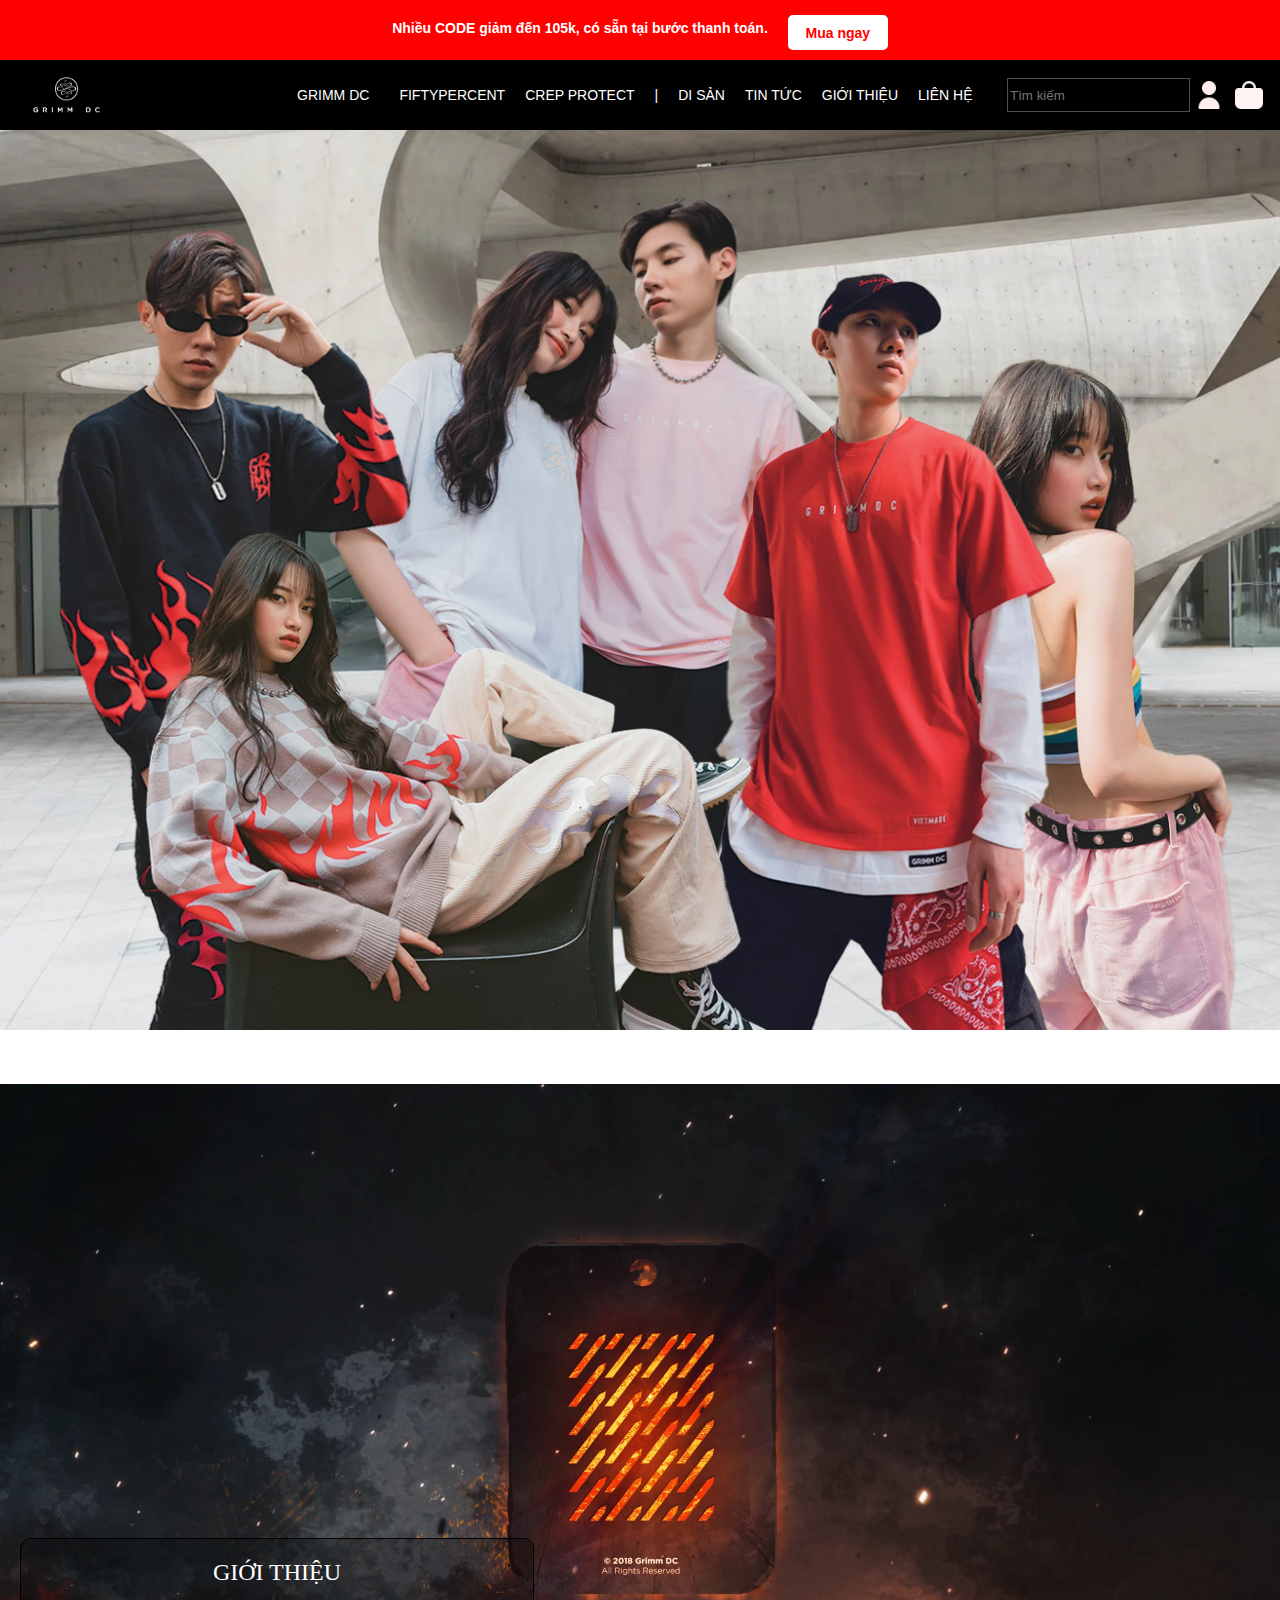
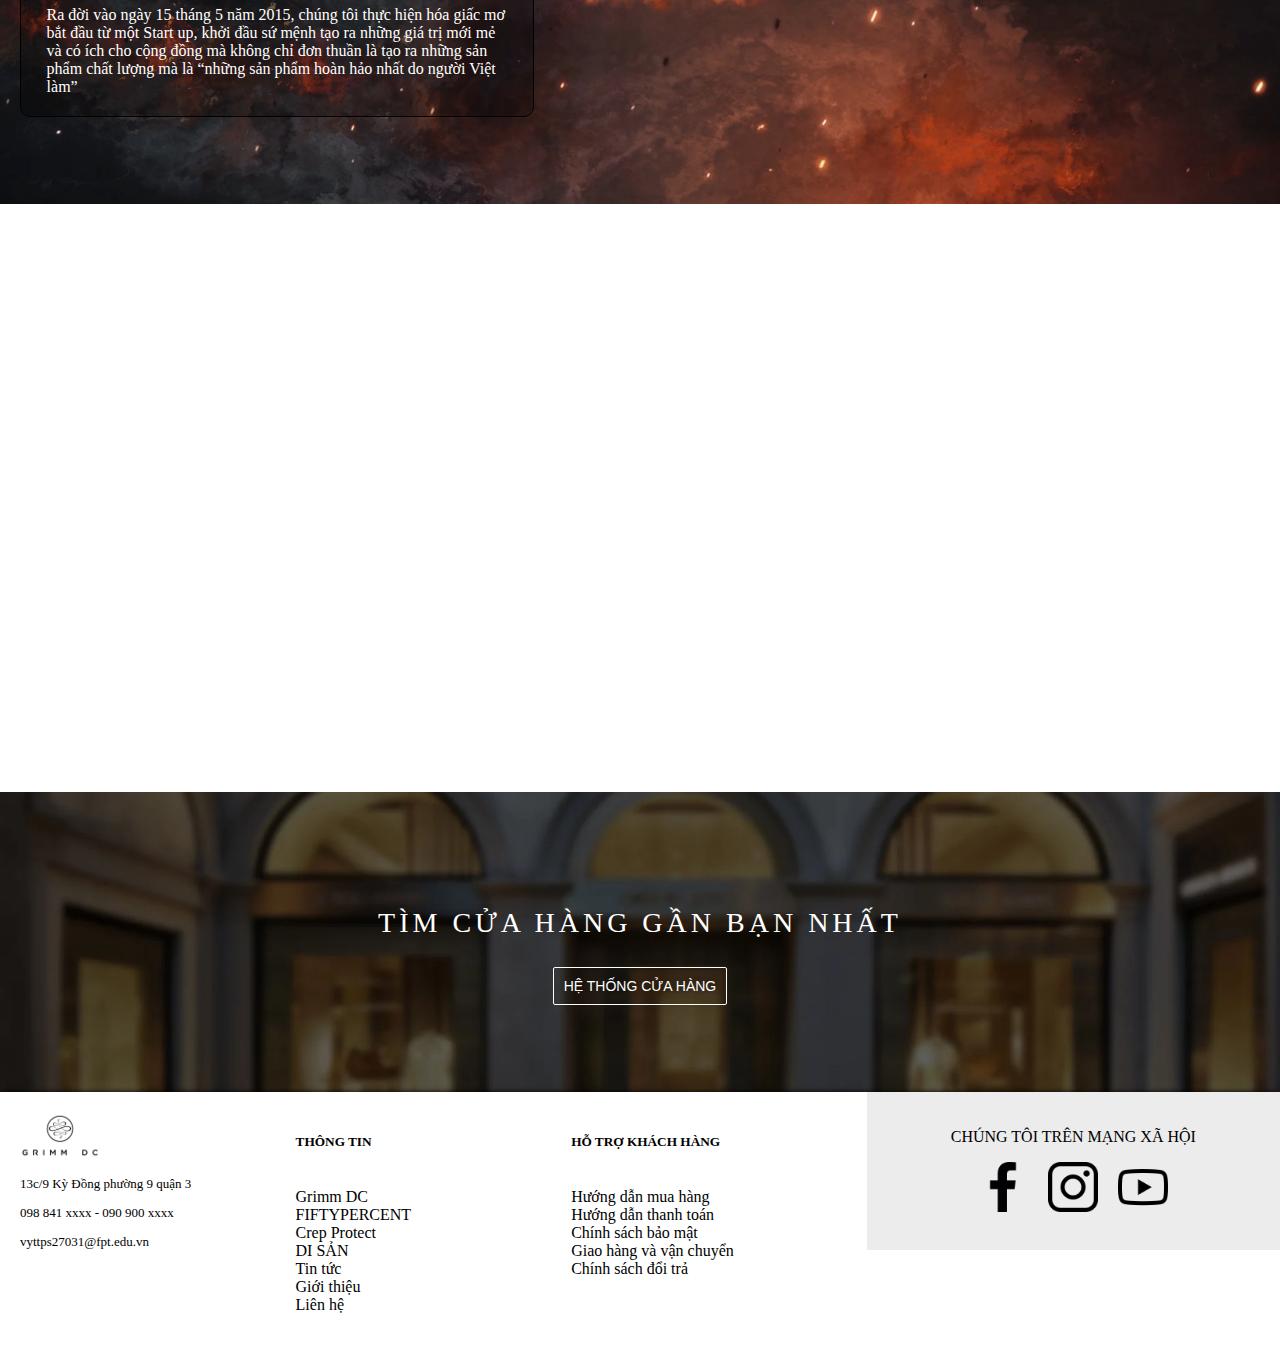
<file: index.html>
<!DOCTYPE html>
<html lang="en">
<head>
    <meta charset="UTF-8">
    <meta http-equiv="X-UA-Compatible" content="IE=edge">
    <meta name="viewport" content="width=device-width, initial-scale=1.0">
    <title>Trang chủ</title>
    <link rel="stylesheet" href="./css/Trang-chu.css">
</head>
<body >

    <!-- phần header -->
    <header class="header">
        <!-- thông báo khuyến mãi -->
        <div class="thong-bao">
            <p>Nhiều CODE giảm đến 105k, có sẵn tại bước thanh toán.
                <button>Mua ngay</button>
            </p>
        </div>

        <!-- thanh Menu tùy chọn -->
        <div class="thong-bao-nen-den">
            <div class="logo-tren">
                <!-- <img  src="././images/logo.jpg" alt="" > -->
                <a href="./index.html"> 
                    <img  src="././images/logo.jpg" alt="" >
                </a> 
            </div>
            <div class="ten-nav">
                <div class="nav-1">

                    <!-- hover dropdown -->
                    <div class="drop-down">
                        <a href="./Grimm-DC.html" class="gr">GRIMM DC</a>
                        <div class="hove-r">
                            <a href="./Grimm-DC.html">ÁO</a>
                            <a href="./Grimm-DC.html">QUẦN</a>
                        </div>
                    </div>
                    <!-- // -->

                    <a href="">FIFTYPERCENT</a>
                    <a href="./Crep-Protect.html">CREP PROTECT</a>
                    <a href=""> |</a>
                </div>
                <div class="nav-2">
                    <a href="./Di-san.html">DI SẢN</a>
                    <a href="./Tin-tuc.html">TIN TỨC</a>
                    <a href="">GIỚI THIỆU</a>
                    <!-- nen dung a hay link -->
                    <a href="./Lien-he.html">LIÊN HỆ</a>
                    
                </div>
            </div>
            <div class="goc-trai">
                <input class="tim-kiem" type="text" placeholder="Tìm kiếm" >
                <button class="thong-tin-kh"> </button>
                <button class="gio-hang"> </button>
            </div>
        </div>
        <div class="poster">
            <img src="././images/slideshow_1.jpg" alt="">
        </div>

        <!-- giới thiệu -->
        <div class="gioi-thieu">
            <a href="https://grimmdc.com/pages/about-us">
                <img src="././images/banner_top_img.jpg" alt="">
            </a>
                <div class="van-ban">
                    <h2>GIỚI THIỆU</h2>
                    <p>Ra đời vào ngày 15 tháng 5 năm 2015, chúng tôi thực hiện hóa giấc mơ bắt đầu từ một Start up, khởi đầu sứ mệnh tạo ra những giá trị mới mẻ và có ích cho cộng đồng mà không chỉ đơn thuần là tạo ra những sản phẩm chất lượng mà là “những sản phẩm hoàn hảo nhất do người Việt làm”</p>
                </div>
        </div>
    </header>
    <!-- nội dung -->
    <article>
        <iframe class="vid" width="100%" height="580" src="https://www.youtube.com/embed/VKQU_CeePK4" title="YouTube video player" frameborder="0" allow="accelerometer; autoplay; clipboard-write; encrypted-media; gyroscope; picture-in-picture" allowfullscreen></iframe>
    </article>
    <!-- tìm cửa hàng -->
    <div class="tim-cua-hang">
        <!-- <img src="./home_sm_img (1).jpg" alt=""> -->
        <div class="he-thong-cua-hang">
            <p>TÌM CỬA HÀNG GẦN BẠN NHẤT</p>
            <button>HỆ THỐNG CỬA HÀNG</button>
        </div>
    </div>



    <!-- phần chân -->
    <footer>
        <!-- (60%) -->
        <div class="lua-chon">
            <!-- logo dưới -->
            <div class="dia-chi">
                <div class="logo">
                    <img src="././images/logo-den.jpg" alt="">
                </div>
                <div class="address">
                    <p>13c/9 Kỳ Đồng phường 9 quận 3</p>
                    <p class="ttlh">098 841 xxxx - 090 900 xxxx</p>
                    <p class="ttlh">vyttps27031@fpt.edu.vn</p>
                </div>
            </div>
            <!-- thông tin -->
            <div class="thong-tin">
                <h5>THÔNG TIN</h5>
                <ul>
                    <li>
                        <a href="./Grimm-DC.html">Grimm DC</a> 
                    </li>
                    <li>
                        <a href="#2">FIFTYPERCENT</a> 
                    </li>
                    <li>
                        <a href="./Crep-Protect.html"> Crep Protect</a>
                    </li>
                    <li>
                        <a href="./Di-san.html"> DI SẢN</a>  
                    </li>
                    <li>
                       <a href="./Tin-tuc.html">Tin tức</a> 
                    </li>
                    <li>
                       <a href="#4">Giới thiệu</a>
                    </li>
                    <li>
                        <a href="./Lien-he.html">Liên hệ</a> 
                    </li>
                </ul>
            </div>
            <!-- hỗ trợ khách hàng -->
            <div class="ho-tro-khach-hang">
                <h5>HỖ TRỢ KHÁCH HÀNG</h5>
                <ul>
                    <li>
                        <a href="#1">Hướng dẫn mua hàng</a> 
                    </li>
                    <li>
                        <a href="#2">Hướng dẫn thanh toán</a> 
                    </li>
                    <li>
                        <a href="#3">Chính sách bảo mật</a>
                    </li>
                    <li>
                        <a href="#4">Giao hàng và vận chuyển</a>  
                    </li>
                    <li>
                       <a href="#5">Chính sách đổi trả</a> 
                    </li>
                </ul>
            </div>
        </div>
        <!-- (30%) -->
        <div class="mxh">
            <p>CHÚNG TÔI TRÊN MẠNG XÃ HỘI</p>
            <div class="icon-mxh">
                <a href="https://www.facebook.com/">
                    <img class="fb" src="././images/facebook-app-symbol.png" alt="">
                </a>
                <a href="https://www.instagram.com/">
                    <img class="ins" src="././images/instagram.png" alt="">
                </a>
                <a href="https://www.youtube.com/">
                    <img class="ytb" src="././images/youtube.png" alt="">
                </a>
            </div>
        </div>
    </footer>

</body>
</html>
</file>
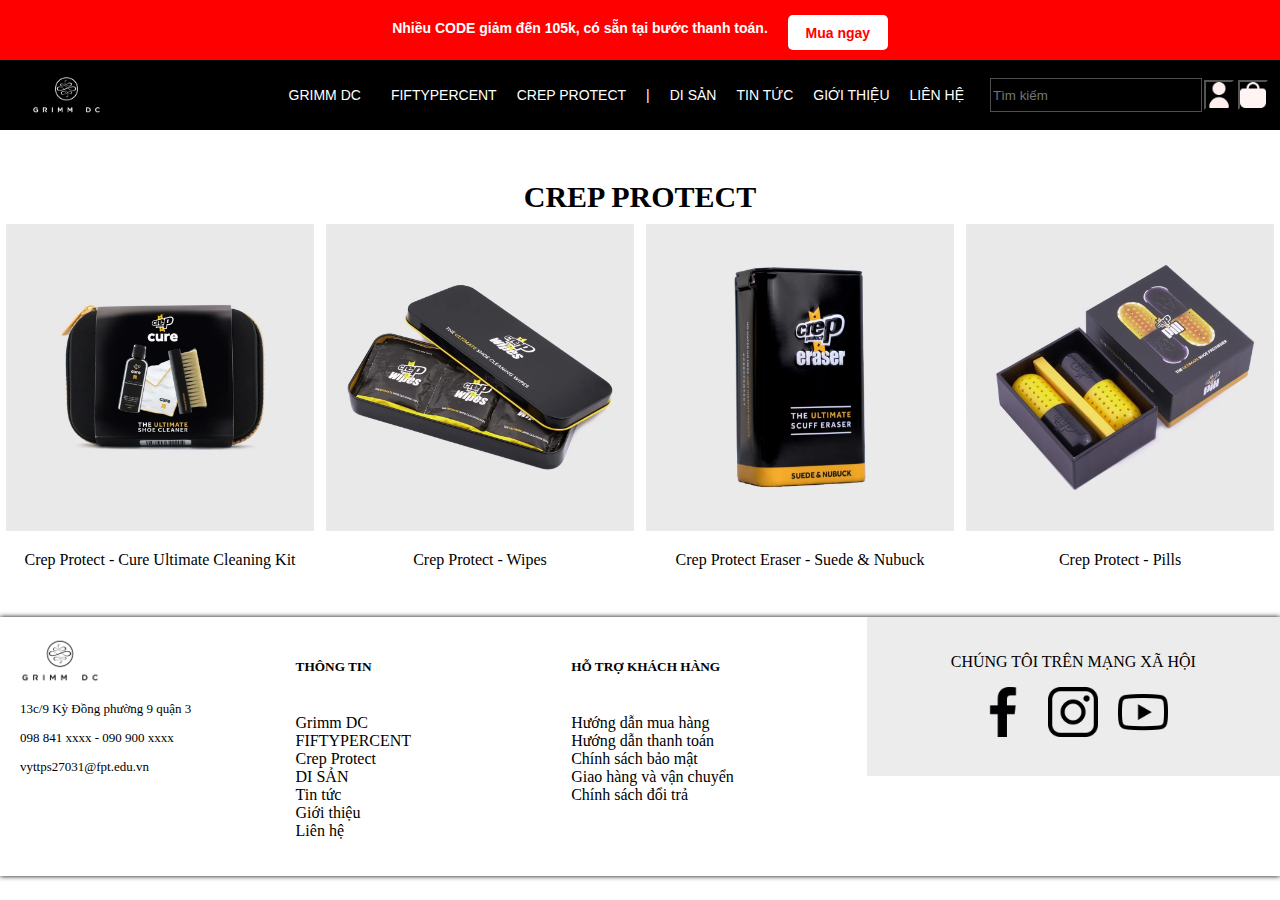
<file: Crep-Protect.html>
<!DOCTYPE html>
<html lang="en">
<head>
    <meta charset="UTF-8">
    <meta http-equiv="X-UA-Compatible" content="IE=edge">
    <meta name="viewport" content="width=device-width, initial-scale=1.0">
    <title>Crep protect</title>
    <link rel="stylesheet" href="./css/Crep-protect.css">
</head>
<body >

    <!-- phần header -->
    <header class="header">
        <!-- thông báo khuyến mãi -->
        <div class="thong-bao">
            <p>Nhiều CODE giảm đến 105k, có sẵn tại bước thanh toán.
                <button>Mua ngay</button>
            </p>
        </div>

        <!-- thanh Menu tùy chọn -->
        <div class="thong-bao-nen-den">
            <div class="logo-tren">
                <a href="./index.html"> 
                    <img  src="././images/logo.jpg" alt="" >
                </a> 
            </div>
            <div class="ten-nav">
                <div class="nav-1">
                    <!-- hover dropdown -->
                    <div class="drop-down">
                        <a href="./Grimm-DC.html" class="gr">GRIMM DC</a>
                        <div class="hove-r">
                            <a href="./Grimm-DC.html">Áo</a>
                            <a href="./Grimm-DC.html">Quần</a>
                        </div>
                    </div>
                    <!-- // -->
                    <a href="">FIFTYPERCENT</a>
                    <a href="./Crep-Protect.html">CREP PROTECT</a>
                    <a href=""> |</a>
                </div>
                <div class="nav-2">
                    <a href="./Di-san.html">DI SẢN</a>
                    <a href="./Tin-tuc.html">TIN TỨC</a>
                    <a href="">GIỚI THIỆU</a>
                    <a href="./Lien-he.html">LIÊN HỆ</a>
                    
                </div>
            </div>
            <div class="goc-trai">
                <input class="tim-kiem" type="text" placeholder="Tìm kiếm">
                <button class="thong-tin-kh"></button>
                <button class="gio-hang"></button>
            </div>
        </div>
    </header>

        <!-- nội dung chính -->
        <article>
            <div class="san-pham">
                CREP PROTECT
            </div>
            <div class="all-sp">
                <div class="sp">
                    <a href="./Thong-tin-crp.html">
                        <img src="images/crp2.jpg" alt="">
                        <p>Crep Protect - Cure Ultimate Cleaning Kit</p>
                    </a>
                </div>
                <div class="sp">
                    <a href="./Thong-tin-crp.html">
                        <img src="images/khan-khu-mui.jpg" alt="">
                        <p>Crep Protect - Wipes</p>
                    </a>
                </div>
                <div class="sp">
                    <a href="./Thong-tin-crp.html">
                        <img src="images/tay.jpg" alt="">
                        <p>Crep Protect Eraser - Suede & Nubuck</p>
                    </a>
                </div>
                <div class="sp">
                    <a href="./Thong-tin-crp.html">
                        <img src="images/khu-mui.jpg" alt="">
                        <p>Crep Protect - Pills</p>
                    </a>
                </div>
            </div>
        </article>



    <!-- phần chân -->
    <footer>
        <!-- (60%) -->
        <div class="lua-chon">
            <!-- logo dưới -->
            <div class="dia-chi">
                <div class="logo">
                    <img src="././images/logo-den.jpg" alt="">
                </div>
                <div class="address">
                    <p>13c/9 Kỳ Đồng phường 9 quận 3</p>
                    <p class="ttlh">098 841 xxxx - 090 900 xxxx</p>
                    <p class="ttlh">vyttps27031@fpt.edu.vn</p>
                </div>
            </div>
            <!-- thông tin -->
            <div class="thong-tin">
                <h5>THÔNG TIN</h5>
                <ul>
                    <li>
                        <a href="./Grimm-DC.html">Grimm DC</a> 
                    </li>
                    <li>
                        <a href="#2">FIFTYPERCENT</a> 
                    </li>
                    <li>
                        <a href="./Crep-Protect.html"> Crep Protect</a>
                    </li>
                    <li>
                        <a href="./Di-san.html"> DI SẢN</a>  
                    </li>
                    <li>
                       <a href="./Tin-tuc.html">Tin tức</a> 
                    </li>
                    <li>
                       <a href="#4">Giới thiệu</a>
                    </li>
                    <li>
                        <a href="./Lien-he.html">Liên hệ</a> 
                    </li>
                </ul>
            </div>
            <!-- hỗ trợ khách hàng -->
            <div class="ho-tro-khach-hang">
                <h5>HỖ TRỢ KHÁCH HÀNG</h5>
                <ul>
                    <li>
                        <a href="#1">Hướng dẫn mua hàng</a> 
                    </li>
                    <li>
                        <a href="#2">Hướng dẫn thanh toán</a> 
                    </li>
                    <li>
                        <a href="#3">Chính sách bảo mật</a>
                    </li>
                    <li>
                        <a href="#4">Giao hàng và vận chuyển</a>  
                    </li>
                    <li>
                       <a href="#5">Chính sách đổi trả</a> 
                    </li>
                </ul>
            </div>
        </div>
        <!-- (30%) -->
        <div class="mxh">
            <p>CHÚNG TÔI TRÊN MẠNG XÃ HỘI</p>
            <div class="icon-mxh">
                <a href="https://www.facebook.com/">
                    <img class="fb" src="././images/facebook-app-symbol.png" alt="">
                </a>
                <a href="https://www.instagram.com/">
                    <img class="ins" src="././images/instagram.png" alt="">
                </a>
                <a href="https://www.youtube.com/">
                    <img class="ytb" src="././images/youtube.png" alt="">
                </a>
            </div>
        </div>
    </footer>

</body>
</html>
</file>
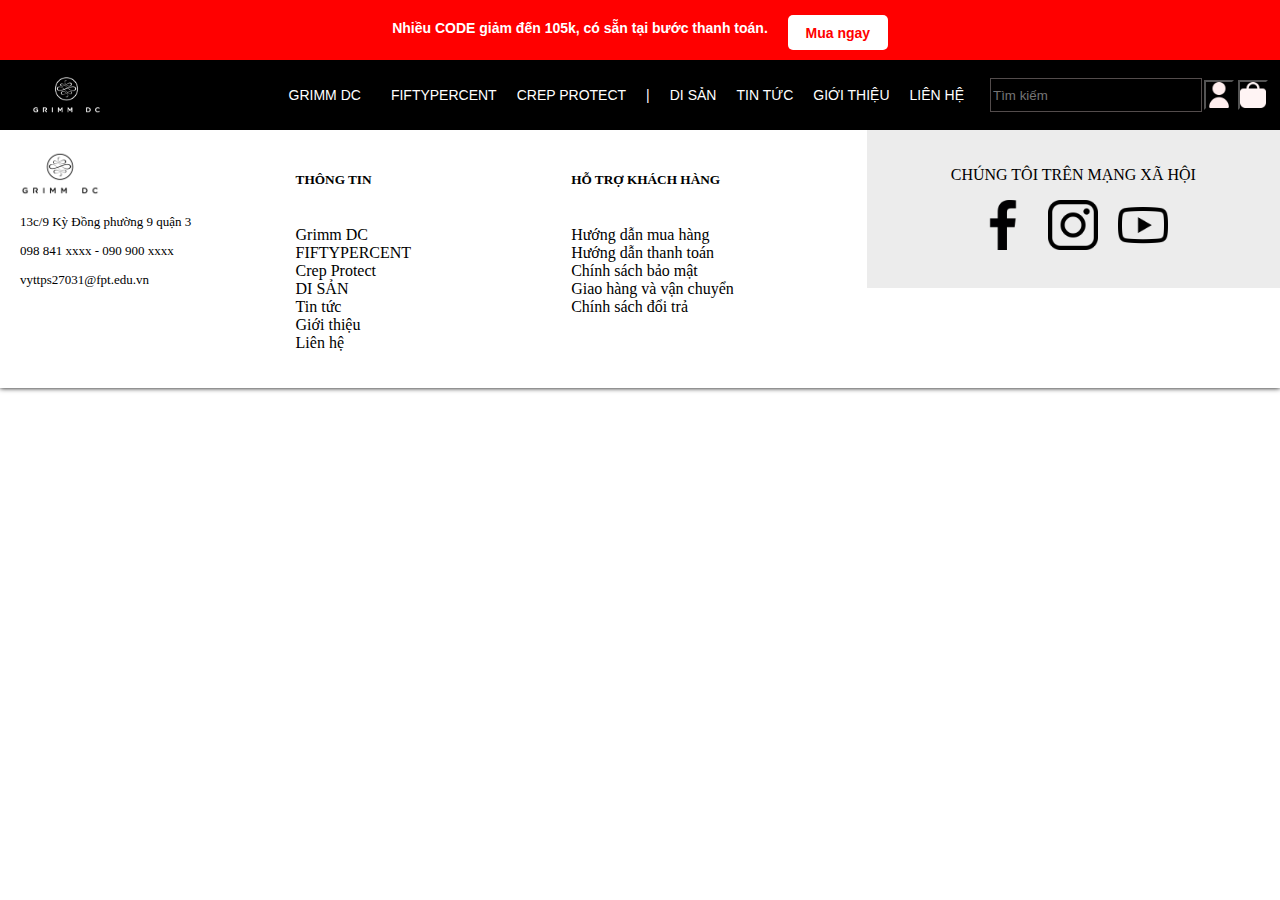
<file: Di-san.html>
<!DOCTYPE html>
<html lang="en">
<head>
    <meta charset="UTF-8">
    <meta http-equiv="X-UA-Compatible" content="IE=edge">
    <meta name="viewport" content="width=device-width, initial-scale=1.0">
    <title>Di sản</title>
    <link rel="stylesheet" href="./css/Di-san.css">
</head>
<body >

    <!-- phần header -->
    <header class="header">
        <!-- thông báo khuyến mãi -->
        <div class="thong-bao">
            <p>Nhiều CODE giảm đến 105k, có sẵn tại bước thanh toán.
                <button>Mua ngay</button>
            </p>
        </div>

        <!-- thanh Menu tùy chọn -->
        <div class="thong-bao-nen-den">
            <div class="logo-tren">
                <a href="./index.html"> 
                    <img  src="././images/logo.jpg" alt="" >
                </a> 
            </div>
            <div class="ten-nav">
                <div class="nav-1">
                    <!-- hover dropdown -->
                    <div class="drop-down">
                        <a href="./Grimm-DC.html" class="gr">GRIMM DC</a>
                        <div class="hove-r">
                            <a href="./Grimm-DC.html">Áo</a>
                            <a href="./Grimm-DC.html">Quần</a>
                        </div>
                    </div>
                    <!-- // -->
                    <a href="">FIFTYPERCENT</a>
                    <a href="./Crep-Protect.html">CREP PROTECT</a>
                    <a href=""> |</a>
                </div>
                <div class="nav-2">
                    <a href="./Di-san.html">DI SẢN</a>
                    <a href="./Tin-tuc.html">TIN TỨC</a>
                    <a href="">GIỚI THIỆU</a>
                    <a href="./Lien-he.html">LIÊN HỆ</a>
                    
                </div>
            </div>
            <div class="goc-trai">
                <input class="tim-kiem" type="text" placeholder="Tìm kiếm">
                <button class="thong-tin-kh"></button>
                <button class="gio-hang"></button>
            </div>
        </div>
    </header>

    



    <!-- phần chân -->
    <footer>
        <!-- (60%) -->
        <div class="lua-chon">
            <!-- logo dưới -->
            <div class="dia-chi">
                <div class="logo">
                    <img src="././images/logo-den.jpg" alt="">
                </div>
                <div class="address">
                    <p>13c/9 Kỳ Đồng phường 9 quận 3</p>
                    <p class="ttlh">098 841 xxxx - 090 900 xxxx</p>
                    <p class="ttlh">vyttps27031@fpt.edu.vn</p>
                </div>
            </div>
            <!-- thông tin -->
            <div class="thong-tin">
                <h5>THÔNG TIN</h5>
                <ul>
                    <li>
                        <a href="./Grimm-DC.html">Grimm DC</a> 
                    </li>
                    <li>
                        <a href="#2">FIFTYPERCENT</a> 
                    </li>
                    <li>
                        <a href="./Crep-Protect.html"> Crep Protect</a>
                    </li>
                    <li>
                        <a href="./Di-san.html"> DI SẢN</a>  
                    </li>
                    <li>
                       <a href="./Tin-tuc.html">Tin tức</a> 
                    </li>
                    <li>
                       <a href="#4">Giới thiệu</a>
                    </li>
                    <li>
                        <a href="./Lien-he.html">Liên hệ</a> 
                    </li>
                </ul>
            </div>
            <!-- hỗ trợ khách hàng -->
            <div class="ho-tro-khach-hang">
                <h5>HỖ TRỢ KHÁCH HÀNG</h5>
                <ul>
                    <li>
                        <a href="#1">Hướng dẫn mua hàng</a> 
                    </li>
                    <li>
                        <a href="#2">Hướng dẫn thanh toán</a> 
                    </li>
                    <li>
                        <a href="#3">Chính sách bảo mật</a>
                    </li>
                    <li>
                        <a href="#4">Giao hàng và vận chuyển</a>  
                    </li>
                    <li>
                       <a href="#5">Chính sách đổi trả</a> 
                    </li>
                </ul>
            </div>
        </div>
        <!-- (30%) -->
        <div class="mxh">
            <p>CHÚNG TÔI TRÊN MẠNG XÃ HỘI</p>
            <div class="icon-mxh">
                <a href="https://www.facebook.com/">
                    <img class="fb" src="././images/facebook-app-symbol.png" alt="">
                </a>
                <a href="https://www.instagram.com/">
                    <img class="ins" src="././images/instagram.png" alt="">
                </a>
                <a href="https://www.youtube.com/">
                    <img class="ytb" src="././images/youtube.png" alt="">
                </a>
            </div>
        </div>
    </footer>

</body>
</html>
</file>
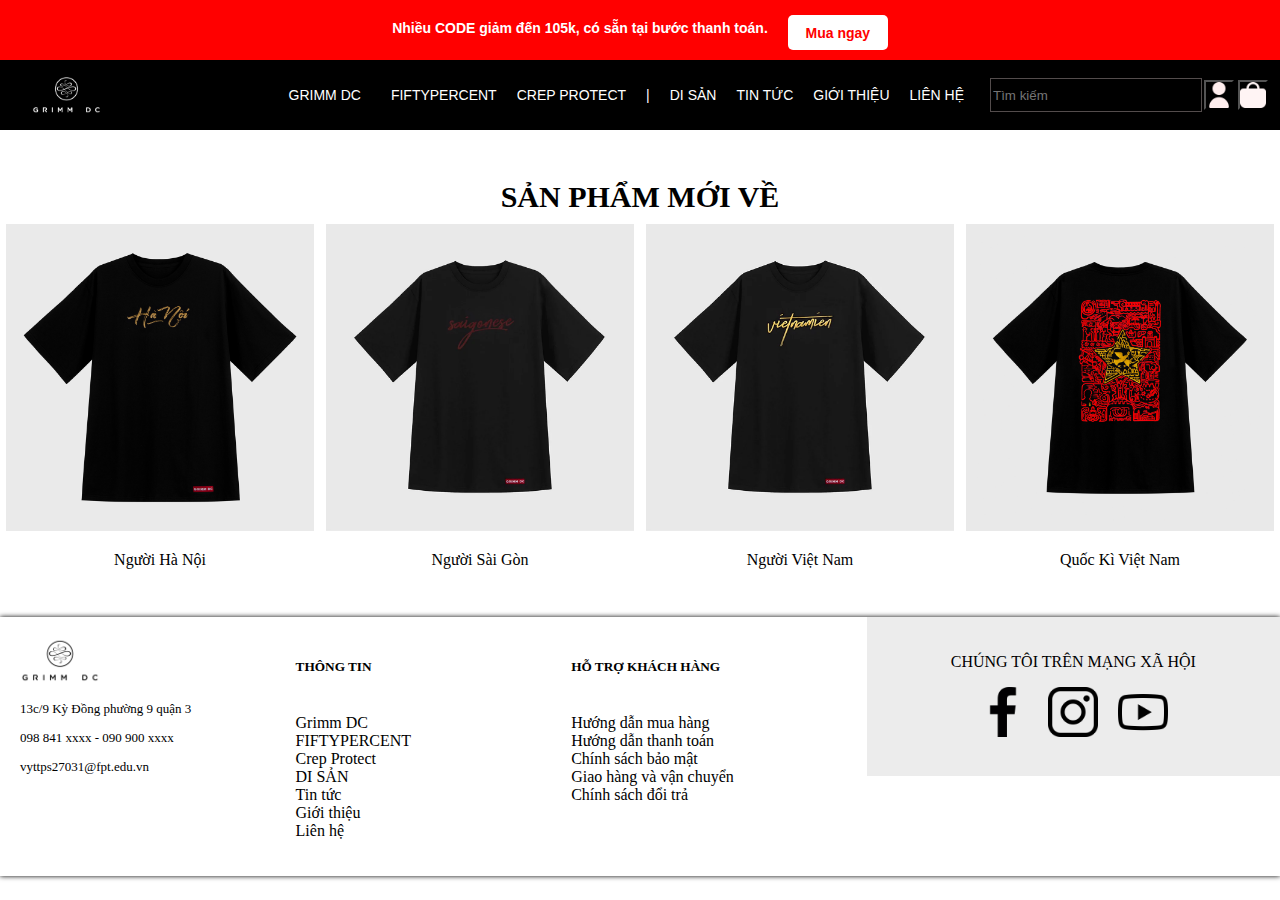
<file: Grimm-DC.html>
<!DOCTYPE html>
<html lang="en">
<head>
    <meta charset="UTF-8">
    <meta http-equiv="X-UA-Compatible" content="IE=edge">
    <meta name="viewport" content="width=device-width, initial-scale=1.0">
    <title>Grimm DC</title>
    <link rel="stylesheet" href="./css/Grimm-DC.css">
</head>
<body >

    <!-- phần header -->
    <header class="header">
        <!-- thông báo khuyến mãi -->
        <div class="thong-bao">
            <p>Nhiều CODE giảm đến 105k, có sẵn tại bước thanh toán.
                <button>Mua ngay</button>
            </p>
        </div>

        <!-- thanh Menu tùy chọn -->
        <div class="thong-bao-nen-den">
            <div class="logo-tren">
                <a href="./index.html"> 
                    <img  src="././images/logo.jpg" alt="" >
                </a> 
            </div>
            <div class="ten-nav">
                <div class="nav-1">

                    <!-- hover dropdown -->
                    <div class="drop-down">
                        <a href="./Grimm-DC.html" class="gr">GRIMM DC</a>
                        <div class="hove-r">
                            <a href="./Grimm-DC.html">Áo</a>
                            <a href="./Grimm-DC.html">Quần</a>
                        </div>
                    </div>
                    <!-- // -->
                    <a href="">FIFTYPERCENT</a>
                    <a href="./Crep-Protect.html">CREP PROTECT</a>
                    <a href=""> |</a>
                </div>
                <div class="nav-2">
                    <a href="./Di-san.html">DI SẢN</a>
                    <a href="./Tin-tuc.html">TIN TỨC</a>
                    <a href="">GIỚI THIỆU</a>
                    <a href="./Lien-he.html">LIÊN HỆ</a>
                    
                </div>
            </div>
            <div class="goc-trai">
                <input class="tim-kiem" type="text" placeholder="Tìm kiếm">
                <button class="thong-tin-kh"></button>
                <button class="gio-hang"></button>
            </div>
        </div>
    </header>

    <!-- nội dung chính -->
    <article>
        <div class="san-pham">
            SẢN PHẨM MỚI VỀ
        </div>
        <div class="all-sp">
            <div class="sp">
                <a href="./Thong-tin-sp.html">
                    <img src="images/hanoi-gold.jpg" alt="">
                    <p>Người Hà Nội</p>
                </a>
            </div>
            <div class="sp">
                <a href="./Thong-tin-sp.html">
                    <img src="images/saigonese-red.jpg" alt="">
                    <p>Người Sài Gòn</p>
                </a>
            </div>
            <div class="sp">
                <a href="./Thong-tin-sp.html">
                    <img src="images/vietnamese.jpg" alt="">
                    <p>Người Việt Nam</p>
                </a>
            </div>
            <div class="sp">
                <a href="./Thong-tin-sp.html">
                    <img src="images/VN.jpg" alt="">
                    <p>Quốc Kì Việt Nam</p>
                </a>
            </div>
        </div>
    </article>
    
    <!-- phần chân -->
    <footer>
        <!-- (60%) -->
        <div class="lua-chon">
            <!-- logo dưới -->
            <div class="dia-chi">
                <div class="logo">
                    <img src="././images/logo-den.jpg" alt="">
                </div>
                <div class="address">
                    <p>13c/9 Kỳ Đồng phường 9 quận 3</p>
                    <p class="ttlh">098 841 xxxx - 090 900 xxxx</p>
                    <p class="ttlh">vyttps27031@fpt.edu.vn</p>
                </div>
            </div>
            <!-- thông tin -->
            <div class="thong-tin">
                <h5>THÔNG TIN</h5>
                <ul>
                    <li>
                        <a href="./Grimm-DC.html">Grimm DC</a> 
                    </li>
                    <li>
                        <a href="#2">FIFTYPERCENT</a> 
                    </li>
                    <li>
                        <a href="./Crep-Protect.html"> Crep Protect</a>
                    </li>
                    <li>
                        <a href="./Di-san.html"> DI SẢN</a>  
                    </li>
                    <li>
                       <a href="./Tin-tuc.html">Tin tức</a> 
                    </li>
                    <li>
                       <a href="#4">Giới thiệu</a>
                    </li>
                    <li>
                        <a href="./Lien-he.html">Liên hệ</a> 
                    </li>
                </ul>
            </div>
            <!-- hỗ trợ khách hàng -->
            <div class="ho-tro-khach-hang">
                <h5>HỖ TRỢ KHÁCH HÀNG</h5>
                <ul>
                    <li>
                        <a href="#1">Hướng dẫn mua hàng</a> 
                    </li>
                    <li>
                        <a href="#2">Hướng dẫn thanh toán</a> 
                    </li>
                    <li>
                        <a href="#3">Chính sách bảo mật</a>
                    </li>
                    <li>
                        <a href="#4">Giao hàng và vận chuyển</a>  
                    </li>
                    <li>
                       <a href="#5">Chính sách đổi trả</a> 
                    </li>
                </ul>
            </div>
        </div>
        <!-- (30%) -->
        <div class="mxh">
            <p>CHÚNG TÔI TRÊN MẠNG XÃ HỘI</p>
            <div class="icon-mxh">
                <a href="https://www.facebook.com/">
                    <img class="fb" src="././images/facebook-app-symbol.png" alt="">
                </a>
                <a href="https://www.instagram.com/">
                    <img class="ins" src="././images/instagram.png" alt="">
                </a>
                <a href="https://www.youtube.com/">
                    <img class="ytb" src="././images/youtube.png" alt="">
                </a>
            </div>
        </div>
    </footer>

</body>
</html>
</file>
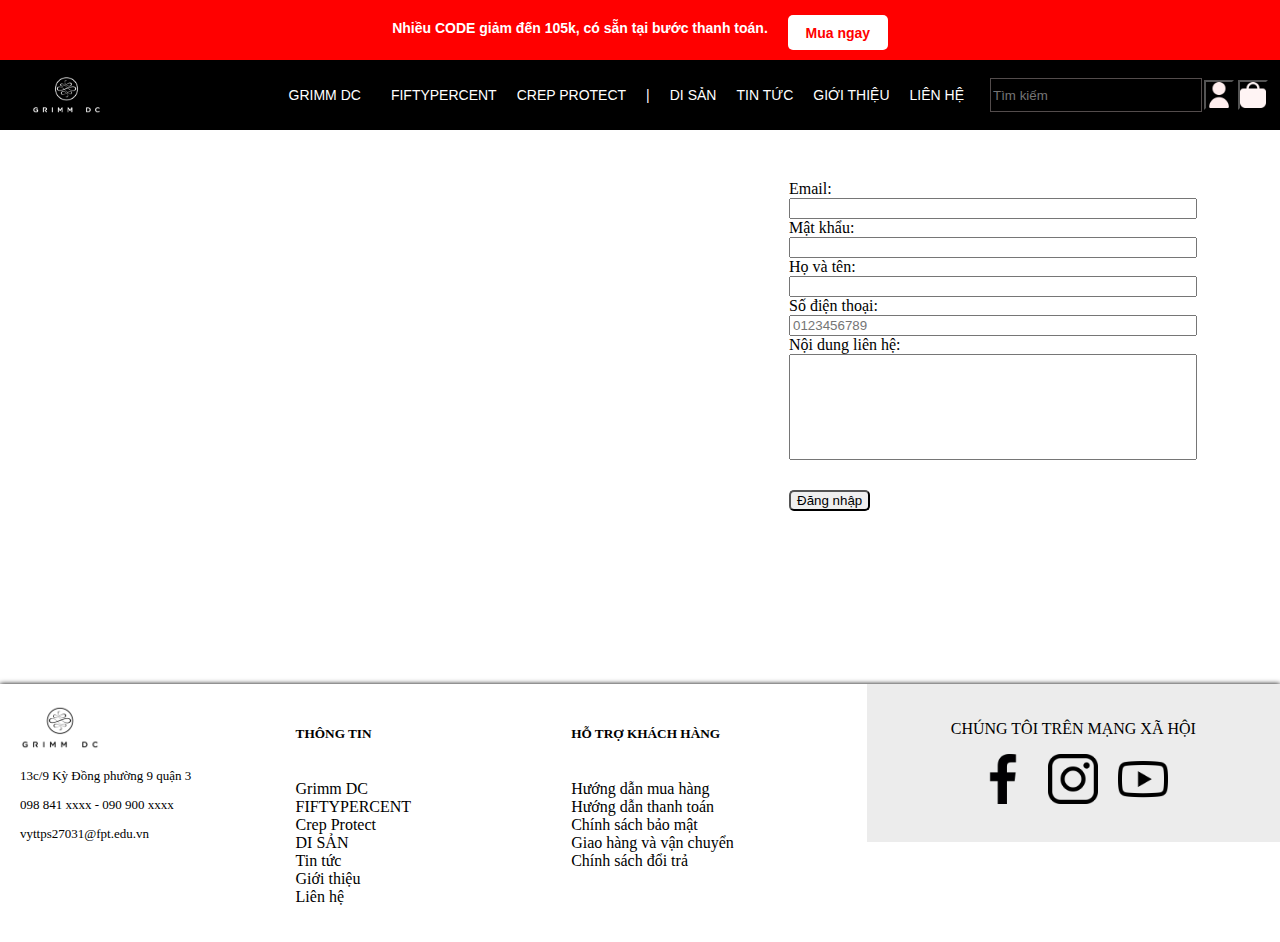
<file: Lien-he.html>
<!DOCTYPE html>
<html lang="en">
<head>
    <meta charset="UTF-8">
    <meta http-equiv="X-UA-Compatible" content="IE=edge">
    <meta name="viewport" content="width=device-width, initial-scale=1.0">
    <title>Liên hệ</title>
    <link rel="stylesheet" href="./css/Lien-he.css">
</head>
<body >

    <!-- phần header -->
    <header class="header">
        <!-- thông báo khuyến mãi -->
        <div class="thong-bao">
            <p>Nhiều CODE giảm đến 105k, có sẵn tại bước thanh toán.
                <button>Mua ngay</button>
            </p>
        </div>

        <!-- thanh Menu tùy chọn -->
        <div class="thong-bao-nen-den">
            <div class="logo-tren">
                <a href="./index.html"> 
                    <img  src="././images/logo.jpg" alt="" >
                </a> 
            </div>
            <div class="ten-nav">
                <div class="nav-1">
                    <!-- hover dropdown -->
                    <div class="drop-down">
                        <a href="./Grimm-DC.html" class="gr">GRIMM DC</a>
                        <div class="hove-r">
                            <a href="./Grimm-DC.html">Áo</a>
                            <a href="./Grimm-DC.html">Quần</a>
                        </div>
                    </div>
                    <!-- // -->
                    <a href="">FIFTYPERCENT</a>
                    <a href="./Crep-Protect.html">CREP PROTECT</a>
                    <a href=""> |</a>
                </div>
                <div class="nav-2">
                    <a href="./Di-san.html">DI SẢN</a>
                    <a href="./Tin-tuc.html">TIN TỨC</a>
                    <a href="">GIỚI THIỆU</a>
                    <a href="./Lien-he.html">LIÊN HỆ</a>
                    
                </div>
            </div>
            <div class="goc-trai">
                <input class="tim-kiem" type="text" placeholder="Tìm kiếm">
                <button class="thong-tin-kh"></button>
                <button class="gio-hang"></button>
            </div>
        </div>
    </header>
    
    <!-- nội dung chính  -->
    <article class="form">
        <div class="map">
            <iframe src="https://www.google.com/maps/embed?pb=!1m14!1m8!1m3!1d15677.46035940568!2d106.6830586!3d10.7833246!3m2!1i1024!2i768!4f13.1!3m3!1m2!1s0x0%3A0x88a3b96b1728964c!2sGrimm%20DC!5e0!3m2!1svi!2s!4v1665111001970!5m2!1svi!2s" width="600" height="450" style="border:0;" allowfullscreen="" loading="lazy" referrerpolicy="no-referrer-when-downgrade"></iframe>
        </div>
        
        <div class="form-g">
            <!-- nhập email -->
            <form action="" class="form-group">
                <div>Email: </div>
            <input type="email" name="user-name" class="form-control" 
            pattern="[a-zA-Z0-9.-_]{1,}@[a-zA-Z.-]{2,}[.]{1}[a-zA-Z]{2,}" required>
            <!-- nhập mật khẩu -->
            <form action="" class="form-group">
                <div>Mật khẩu: </div>
                <input type="password" name="user-name">

                <!-- nhập họ tên -->
            <form action="" class="form-group">
                <div>Họ và tên: </div>
                <input type="text" name="user-name" class="form-control" required>
                <!-- nhập số điện thoại -->
                <form action="" class="form-group">
                    <div>Số điện thoại: </div>
                    <input type="tel" name="user-name" 
                    pattern="[0-9]{10}"
                    required placeholder="0123456789">
                    <!-- nhập nội dung liên hệ -->
                    <form action="" class="form-group">
                        <div>Nội dung liên hệ: </div>
                        <input type="text" name="user-name" id="lien-he" required>
<!-- nút input đăng nhập -->
        <div class="form-group">
            <input class="submit" type="submit" value="Đăng nhập">
        </div>
    </div>
    </article>



    <!-- phần chân -->
    <footer>
        <!-- (60%) -->
        <div class="lua-chon">
            <!-- logo dưới -->
            <div class="dia-chi">
                <div class="logo">
                    <img src="././images/logo-den.jpg" alt="">
                </div>
                <div class="address">
                    <p>13c/9 Kỳ Đồng phường 9 quận 3</p>
                    <p class="ttlh">098 841 xxxx - 090 900 xxxx</p>
                    <p class="ttlh">vyttps27031@fpt.edu.vn</p>
                </div>
            </div>
            <!-- thông tin -->
            <div class="thong-tin">
                <h5>THÔNG TIN</h5>
                <ul>
                    <li>
                        <a href="./Grimm-DC.html">Grimm DC</a> 
                    </li>
                    <li>
                        <a href="#2">FIFTYPERCENT</a> 
                    </li>
                    <li>
                        <a href="./Crep-Protect.html"> Crep Protect</a>
                    </li>
                    <li>
                        <a href="./Di-san.html"> DI SẢN</a>  
                    </li>
                    <li>
                       <a href="./Tin-tuc.html">Tin tức</a> 
                    </li>
                    <li>
                       <a href="#4">Giới thiệu</a>
                    </li>
                    <li>
                        <a href="./Lien-he.html">Liên hệ</a> 
                    </li>
                </ul>
            </div>
            <!-- hỗ trợ khách hàng -->
            <div class="ho-tro-khach-hang">
                <h5>HỖ TRỢ KHÁCH HÀNG</h5>
                <ul>
                    <li>
                        <a href="#1">Hướng dẫn mua hàng</a> 
                    </li>
                    <li>
                        <a href="#2">Hướng dẫn thanh toán</a> 
                    </li>
                    <li>
                        <a href="#3">Chính sách bảo mật</a>
                    </li>
                    <li>
                        <a href="#4">Giao hàng và vận chuyển</a>  
                    </li>
                    <li>
                       <a href="#5">Chính sách đổi trả</a> 
                    </li>
                </ul>
            </div>
        </div>
        <!-- (30%) -->
        <div class="mxh">
            <p>CHÚNG TÔI TRÊN MẠNG XÃ HỘI</p>
            <div class="icon-mxh">
                <a href="https://www.facebook.com/">
                    <img class="fb" src="././images/facebook-app-symbol.png" alt="">
                </a>
                <a href="https://www.instagram.com/">
                    <img class="ins" src="././images/instagram.png" alt="">
                </a>
                <a href="https://www.youtube.com/">
                    <img class="ytb" src="././images/youtube.png" alt="">
                </a>
            </div>
        </div>
    </footer>

</body>
</html>
</file>
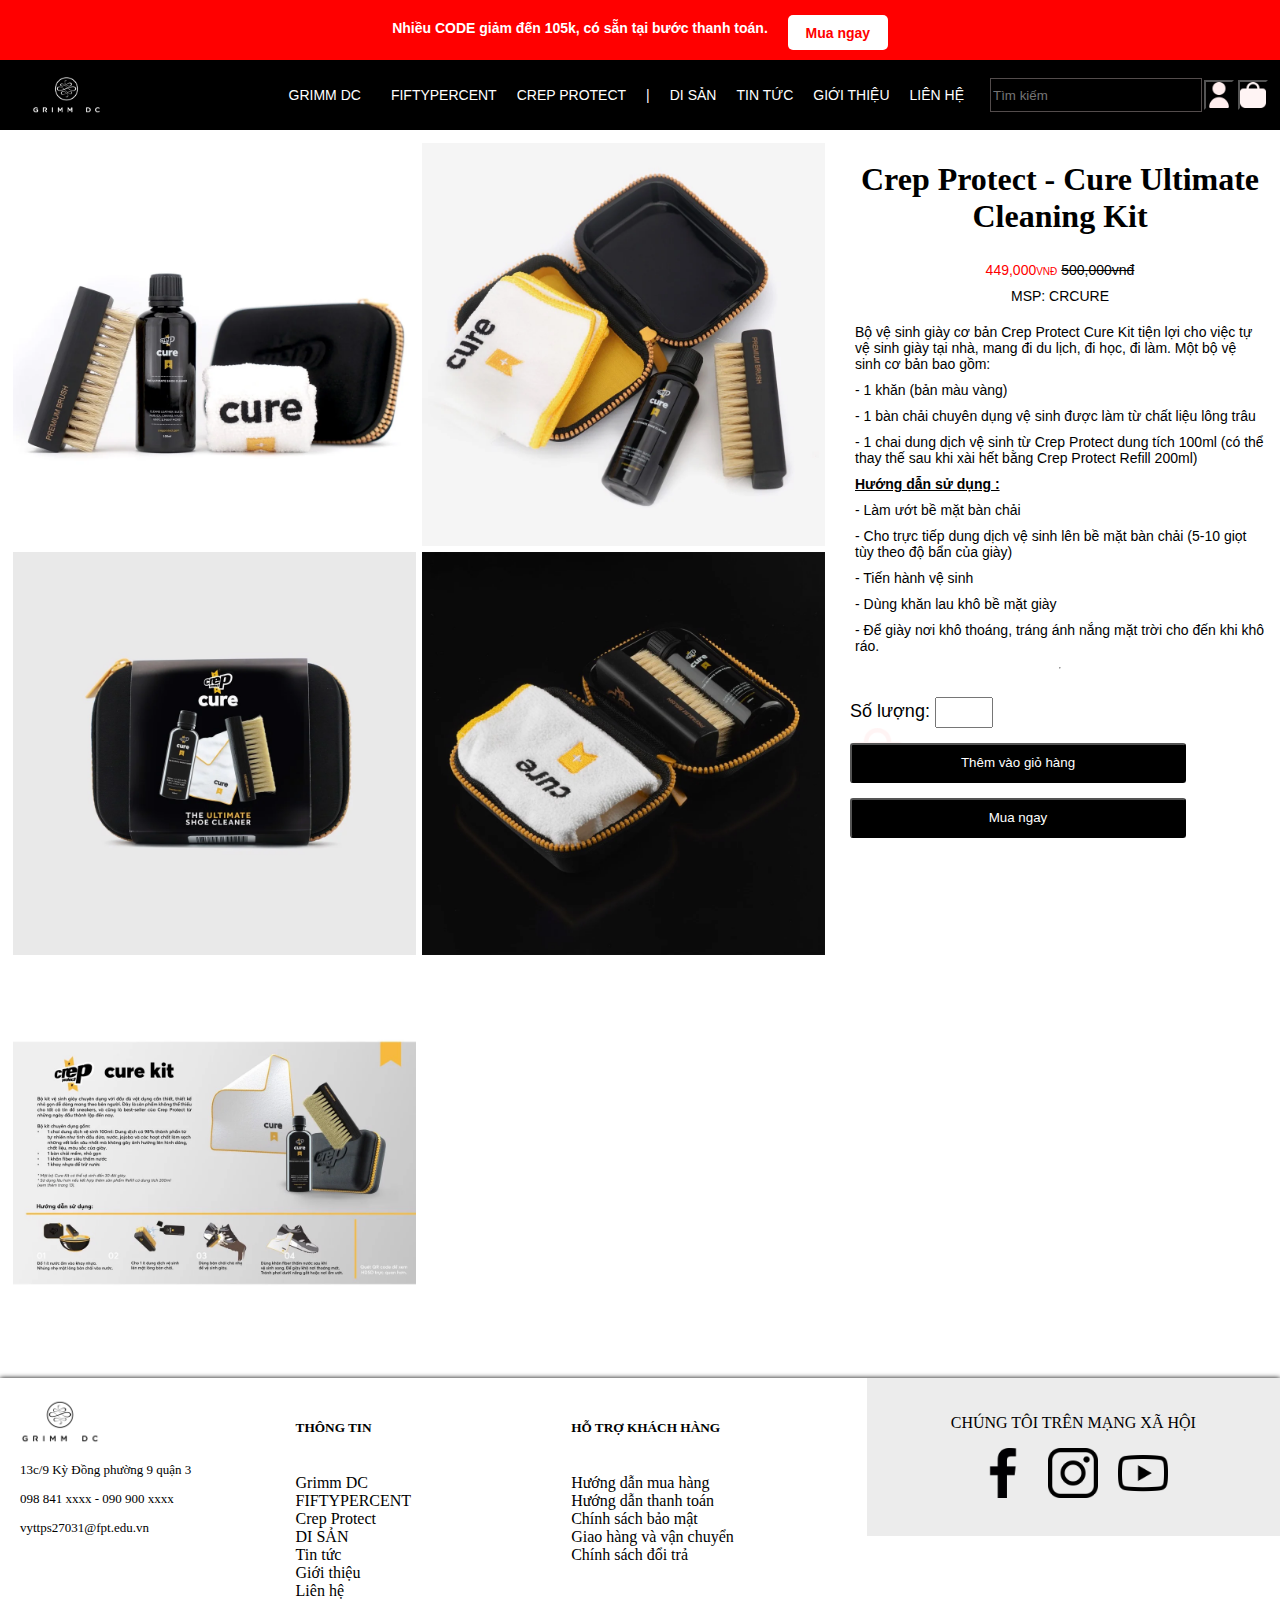
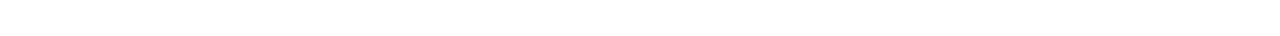
<file: Thong-tin-crp.html>
<!DOCTYPE html>
<html lang="en">
<head>
    <meta charset="UTF-8">
    <meta http-equiv="X-UA-Compatible" content="IE=edge">
    <meta name="viewport" content="width=device-width, initial-scale=1.0">
    <title>Crep Protect</title>
    <link rel="stylesheet" href="./css/Thong-tin-crp.css">
</head>
<body>
    <!-- phần header -->
    <header class="header">
        <!-- thông báo khuyến mãi -->
        <div class="thong-bao">
            <p>Nhiều CODE giảm đến 105k, có sẵn tại bước thanh toán.
                <button>Mua ngay</button>
            </p>
        </div>

        <!-- thanh Menu tùy chọn -->
        <div class="thong-bao-nen-den">
            <div class="logo-tren">
                <a href="./index.html"> 
                    <img  src="././images/logo.jpg" alt="" >
                </a> 
            </div>
            <div class="ten-nav">
                <div class="nav-1">
                    <!-- hover dropdown -->
                    <div class="drop-down">
                        <a href="./Grimm-DC.html" class="gr">GRIMM DC</a>
                        <div class="hove-r">
                            <a href="./Grimm-DC.html">Áo</a>
                            <a href="./Grimm-DC.html">Quần</a>
                        </div>
                    </div>
                    <!-- // -->
                    <a href="">FIFTYPERCENT</a>
                    <a href="./Crep-Protect.html">CREP PROTECT</a>
                    <a href=""> |</a>
                </div>
                <div class="nav-2">
                    <a href="./Di-san.html">DI SẢN</a>
                    <a href="./Tin-tuc.html">TIN TỨC</a>
                    <a href="">GIỚI THIỆU</a>
                    <a href="./Lien-he.html">LIÊN HỆ</a>
                    
                </div>
            </div>
            <div class="goc-trai">
                <input class="tim-kiem" type="text" placeholder="Tìm kiếm">
                <button class="thong-tin-kh"></button>
                <button class="gio-hang"></button>
            </div>
        </div>
    </header>

    <!-- nội dung chính -->
    <article>
        <div class= "ttsp">
            <div class="img">
                <img src="./images/crp.jpg" alt="">
                <img src="./images/crp1.jpg" alt="">
                <img src="./images/crp2.jpg" alt="">
                <img src="./images/crp3.jpg" alt="">
                <img src="./images/crp4.jpg" alt="">

            </div>
            <div class="thong-so">
                <h1>Crep Protect - Cure Ultimate Cleaning Kit</h1>
                <p class="dong-gia">
                    <span class="price-now">449,000vnđ </span>
                    <span class="price"><del>500,000vnđ</del></span>
                    <p style="text-align: center;">MSP: CRCURE</p>
                </p>
                

                    <p>Bộ vệ sinh giày cơ bản Crep Protect Cure Kit tiện lợi cho việc tự vệ sinh giày tại nhà, mang đi du lịch, đi học, đi làm. Một bộ vệ sinh cơ bản bao gồm:</p>
                    <p>- 1 khăn (bản màu vàng)</p>
                    <p>- 1 bàn chải chuyên dụng vệ sinh được làm từ chất liệu lông trâu</p>
                    <p>- 1 chai dung dịch vệ sinh từ Crep Protect dung tích 100ml (có thể thay thế sau khi xài hết bằng Crep Protect Refill 200ml)</p>
                    <p><strong style="text-decoration: underline;">Hướng dẫn sử dụng :</strong></p>
                    <p>- Làm ướt bề mặt bàn chải</p>
                    <p>- Cho trực tiếp dung dịch vệ sinh lên bề mặt bàn chải (5-10 giọt tùy theo độ bẩn của giày)</p>
                    <p>- Tiến hành vệ sinh</p>
                    <p>- Dùng khăn lau khô bề mặt giày</p>
                    <p>- Để giày nơi khô thoáng, tráng ánh nắng mặt trời cho đến khi khô ráo.</p>
               
                    <hr>
                    <div class="shopping">
                    
                    <div class="so-luong"></div>
                    <span>Số lượng: </span>
                    <input type="number" style="width: 50px; height: 25px;">
                    <div class="gio-hang">
                        <button>Thêm vào giỏ hàng</button>
                    </div>
                    <div class="buy">
                        <button>Mua ngay</button>
                    </div>
                </div>
            </div>
        </div>
    </article>



    <!-- phần chân -->
    <footer>
        <!-- (60%) -->
        <div class="lua-chon">
            <!-- logo dưới -->
            <div class="dia-chi">
                <div class="logo">
                    <img src="././images/logo-den.jpg" alt="">
                </div>
                <div class="address">
                    <p>13c/9 Kỳ Đồng phường 9 quận 3</p>
                    <p class="ttlh">098 841 xxxx - 090 900 xxxx</p>
                    <p class="ttlh">vyttps27031@fpt.edu.vn</p>
                </div>
            </div>
            <!-- thông tin -->
            <div class="thong-tin">
                <h5>THÔNG TIN</h5>
                <ul>
                    <li>
                        <a href="./Grimm-DC.html">Grimm DC</a> 
                    </li>
                    <li>
                        <a href="#2">FIFTYPERCENT</a> 
                    </li>
                    <li>
                        <a href="./Crep-Protect.html"> Crep Protect</a>
                    </li>
                    <li>
                        <a href="./Di-san.html"> DI SẢN</a>  
                    </li>
                    <li>
                       <a href="./Tin-tuc.html">Tin tức</a> 
                    </li>
                    <li>
                       <a href="#4">Giới thiệu</a>
                    </li>
                    <li>
                        <a href="./Lien-he.html">Liên hệ</a> 
                    </li>
                </ul>
            </div>
            <!-- hỗ trợ khách hàng -->
            <div class="ho-tro-khach-hang">
                <h5>HỖ TRỢ KHÁCH HÀNG</h5>
                <ul>
                    <li>
                        <a href="#1">Hướng dẫn mua hàng</a> 
                    </li>
                    <li>
                        <a href="#2">Hướng dẫn thanh toán</a> 
                    </li>
                    <li>
                        <a href="#3">Chính sách bảo mật</a>
                    </li>
                    <li>
                        <a href="#4">Giao hàng và vận chuyển</a>  
                    </li>
                    <li>
                       <a href="#5">Chính sách đổi trả</a> 
                    </li>
                </ul>
            </div>
        </div>
        <!-- (30%) -->
        <div class="mxh">
            <p>CHÚNG TÔI TRÊN MẠNG XÃ HỘI</p>
            <div class="icon-mxh">
                <a href="https://www.facebook.com/">
                    <img class="fb" src="././images/facebook-app-symbol.png" alt="">
                </a>
                <a href="https://www.instagram.com/">
                    <img class="ins" src="././images/instagram.png" alt="">
                </a>
                <a href="https://www.youtube.com/">
                    <img class="ytb" src="././images/youtube.png" alt="">
                </a>
            </div>
        </div>
    </footer>

</body>
</html>
</file>
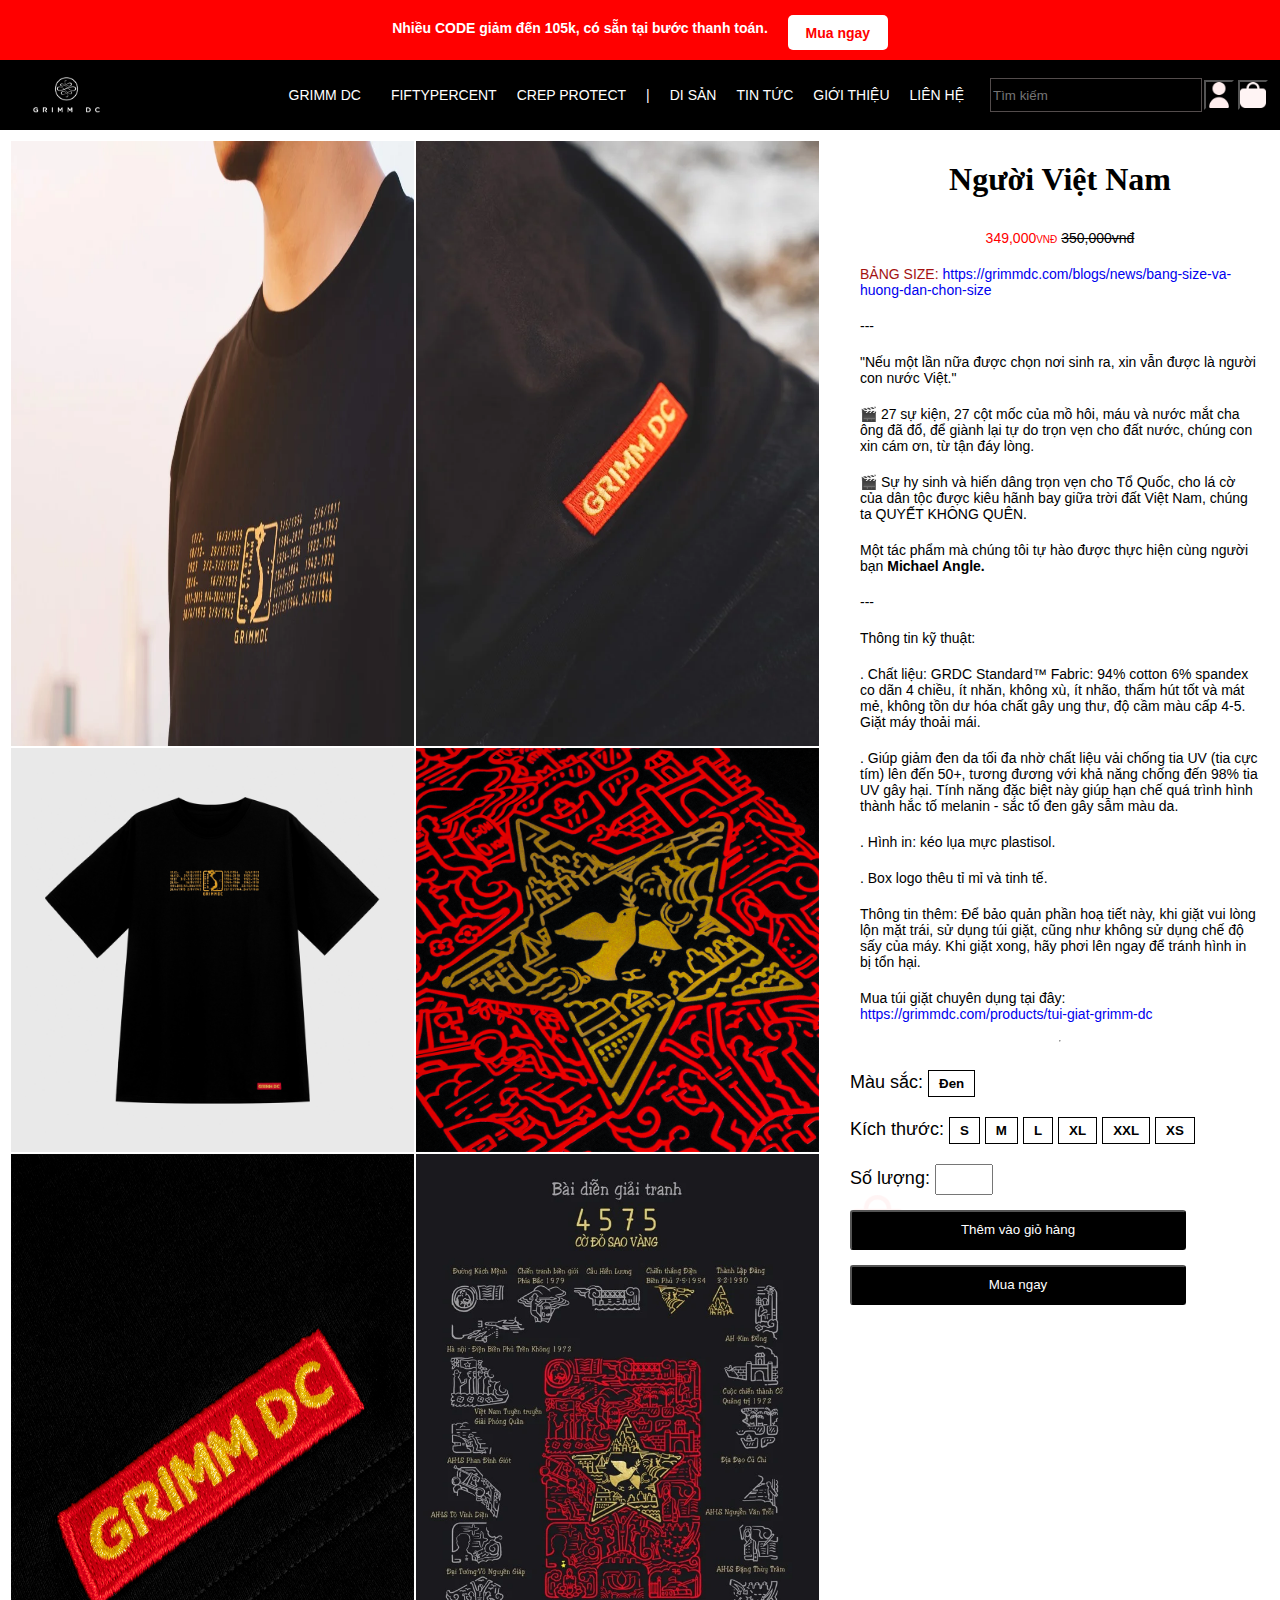
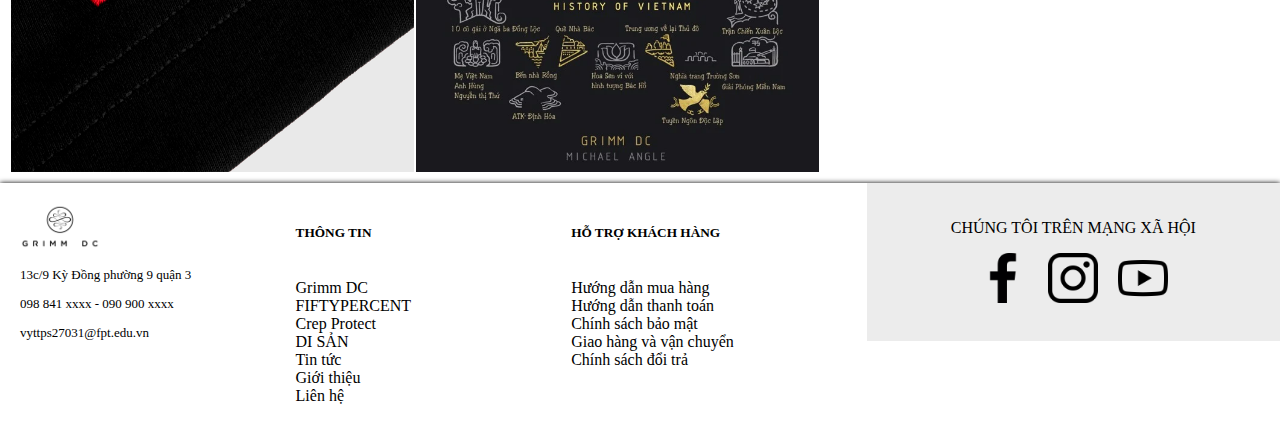
<file: Thong-tin-sp.html>
<!DOCTYPE html>
<html lang="en">
<head>
    <meta charset="UTF-8">
    <meta http-equiv="X-UA-Compatible" content="IE=edge">
    <meta name="viewport" content="width=device-width, initial-scale=1.0">
    <title>Sản phẩm</title>
    <link rel="stylesheet" href="./css/Thong-tin-sp.css">
</head>
<body>
    <!-- phần header -->
    <header class="header">
        <!-- thông báo khuyến mãi -->
        <div class="thong-bao">
            <p>Nhiều CODE giảm đến 105k, có sẵn tại bước thanh toán.
                <button>Mua ngay</button>
            </p>
        </div>

        <!-- thanh Menu tùy chọn -->
        <div class="thong-bao-nen-den">
            <div class="logo-tren">
                <a href="./index.html"> 
                    <img  src="././images/logo.jpg" alt="" >
                </a> 
            </div>
            <div class="ten-nav">
                <div class="nav-1">
                    <!-- hover dropdown -->
                    <div class="drop-down">
                        <a href="./Grimm-DC.html" class="gr">GRIMM DC</a>
                        <div class="hove-r">
                            <a href="./Grimm-DC.html">Áo</a>
                            <a href="./Grimm-DC.html">Quần</a>
                        </div>
                    </div>
                    <!-- // -->
                    <a href="">FIFTYPERCENT</a>
                    <a href="./Crep-Protect.html">CREP PROTECT</a>
                    <a href=""> |</a>
                </div>
                <div class="nav-2">
                    <a href="./Di-san.html">DI SẢN</a>
                    <a href="./Tin-tuc.html">TIN TỨC</a>
                    <a href="">GIỚI THIỆU</a>
                    <a href="./Lien-he.html">LIÊN HỆ</a>
                    
                </div>
            </div>
            <div class="goc-trai">
                <input class="tim-kiem" type="text" placeholder="Tìm kiếm">
                <button class="thong-tin-kh"></button>
                <button class="gio-hang"></button>
            </div>
        </div>
    </header>

    <!-- nội dung chính -->
    <article>
        <div class= "ttsp">
            <div class="img">
                <img src="./images/VN-1.jpg" alt="">
                <img src="./images/VN-2.jpg" alt="">
                <img src="./images/VN-3.jpg" alt="">
                <img src="./images/VN-4.jpg" alt="">
                <img src="./images/VN-5.jpg" alt="">
                <img src="./images/VN-6.jpg" alt="">

            </div>
            <div class="thong-so">
                <h1>Người Việt Nam</h1>
                <p class="dong-gia">
                    <span class="price-now">349,000vnđ </span>
                    <span class="price"><del>350,000vnđ</del></span>
                </p>
                <p> <span style="color: rgb(163, 17, 17);">BẢNG SIZE:</span> <a href="https://grimmdc.com/blogs/news/bang-size-va-huong-dan-chon-size" style="text-decoration: none;">https://grimmdc.com/blogs/news/bang-size-va-huong-dan-chon-size</a></p>
                <p>---</p>
                <p>"Nếu một lần nữa được chọn nơi sinh ra, xin vẫn được là người con nước Việt."</p>
                <p>🎬 27 sự kiện, 27 cột mốc của mồ hôi, máu và nước mắt cha ông đã đổ, để giành lại tự do trọn vẹn cho đất nước, chúng con xin cám ơn, từ tận đáy lòng.</p>
                <p>🎬 Sự hy sinh và hiến dâng trọn vẹn cho Tổ Quốc, cho lá cờ của dân tộc được kiêu hãnh bay giữa trời đất Việt Nam, chúng ta QUYẾT KHÔNG QUÊN.</p>
                <p>Một tác phẩm mà chúng tôi tự hào được thực hiện cùng người bạn <strong>Michael Angle.</strong></p>
                <p>---</p>
                <p>Thông tin kỹ thuật:</p>
                <p>. Chất liệu: GRDC Standard™ Fabric: 94% cotton 6% spandex co dãn 4 chiều, ít nhăn, không xù, ít nhão, thấm hút tốt và mát mẻ, không tồn dư hóa chất gây ung thư, độ cầm màu cấp 4-5. Giặt máy thoải mái.</p>
                <p>. Giúp giảm đen da tối đa nhờ chất liệu vải chống tia UV (tia cực tím) lên đến 50+, tương đương với khả năng chống đến 98% tia UV gây hại. Tính năng đặc biệt này giúp hạn chế quá trình hình thành hắc tố melanin - sắc tố đen gây sẫm màu da.</p>
                <p>. Hình in: kéo lụa mực plastisol.</p>
                <p>. Box logo thêu tỉ mỉ và tinh tế.</p>
                <p>Thông tin thêm: Để bảo quản phần hoạ tiết này, khi giặt vui lòng lộn mặt trái, sử dụng túi giặt, cũng như không sử dụng chế độ sấy của máy. Khi giặt xong, hãy phơi lên ngay để tránh hình in bị tổn hại.</p>
                <p>Mua túi giặt chuyên dụng tại đây: <a href="https://grimmdc.com/products/tui-giat-grimm-dc" style="text-decoration: none;">https://grimmdc.com/products/tui-giat-grimm-dc</a> </p>
                <hr>
                <div class="shopping">
                    <div class="color">
                        <span>Màu sắc: </span>
                        <button>Đen</button>
                    </div>
                    <div class="size">
                        <span>Kích thước: </span>
                        <button>S</button>
                        <button>M</button>
                        <button>L</button>
                        <button>XL</button>
                        <button>XXL</button>
                        <button>XS</button>
                    </div>
                    <div class="so-luong"></div>
                        <span>Số lượng: </span>
                        <input type="number" style="width: 50px; height: 25px;">
                    <div class="gio-hang">
                        <button>Thêm vào giỏ hàng</button>
                    </div>
                    <div class="buy">
                        <button>Mua ngay</button>
                    </div>
                </div>
            </div>
        </div>
    </article>



    <!-- phần chân -->
    <footer>
        <!-- (60%) -->
        <div class="lua-chon">
            <!-- logo dưới -->
            <div class="dia-chi">
                <div class="logo">
                    <img src="././images/logo-den.jpg" alt="">
                </div>
                <div class="address">
                    <p>13c/9 Kỳ Đồng phường 9 quận 3</p>
                    <p class="ttlh">098 841 xxxx - 090 900 xxxx</p>
                    <p class="ttlh">vyttps27031@fpt.edu.vn</p>
                </div>
            </div>
            <!-- thông tin -->
            <div class="thong-tin">
                <h5>THÔNG TIN</h5>
                <ul>
                    <li>
                        <a href="./Grimm-DC.html">Grimm DC</a> 
                    </li>
                    <li>
                        <a href="#2">FIFTYPERCENT</a> 
                    </li>
                    <li>
                        <a href="./Crep-Protect.html"> Crep Protect</a>
                    </li>
                    <li>
                        <a href="./Di-san.html"> DI SẢN</a>  
                    </li>
                    <li>
                       <a href="./Tin-tuc.html">Tin tức</a> 
                    </li>
                    <li>
                       <a href="#4">Giới thiệu</a>
                    </li>
                    <li>
                        <a href="./Lien-he.html">Liên hệ</a> 
                    </li>
                </ul>
            </div>
            <!-- hỗ trợ khách hàng -->
            <div class="ho-tro-khach-hang">
                <h5>HỖ TRỢ KHÁCH HÀNG</h5>
                <ul>
                    <li>
                        <a href="#1">Hướng dẫn mua hàng</a> 
                    </li>
                    <li>
                        <a href="#2">Hướng dẫn thanh toán</a> 
                    </li>
                    <li>
                        <a href="#3">Chính sách bảo mật</a>
                    </li>
                    <li>
                        <a href="#4">Giao hàng và vận chuyển</a>  
                    </li>
                    <li>
                       <a href="#5">Chính sách đổi trả</a> 
                    </li>
                </ul>
            </div>
        </div>
        <!-- (30%) -->
        <div class="mxh">
            <p>CHÚNG TÔI TRÊN MẠNG XÃ HỘI</p>
            <div class="icon-mxh">
                <a href="https://www.facebook.com/">
                    <img class="fb" src="././images/facebook-app-symbol.png" alt="">
                </a>
                <a href="https://www.instagram.com/">
                    <img class="ins" src="././images/instagram.png" alt="">
                </a>
                <a href="https://www.youtube.com/">
                    <img class="ytb" src="././images/youtube.png" alt="">
                </a>
            </div>
        </div>
    </footer>

</body>
</html>
</file>
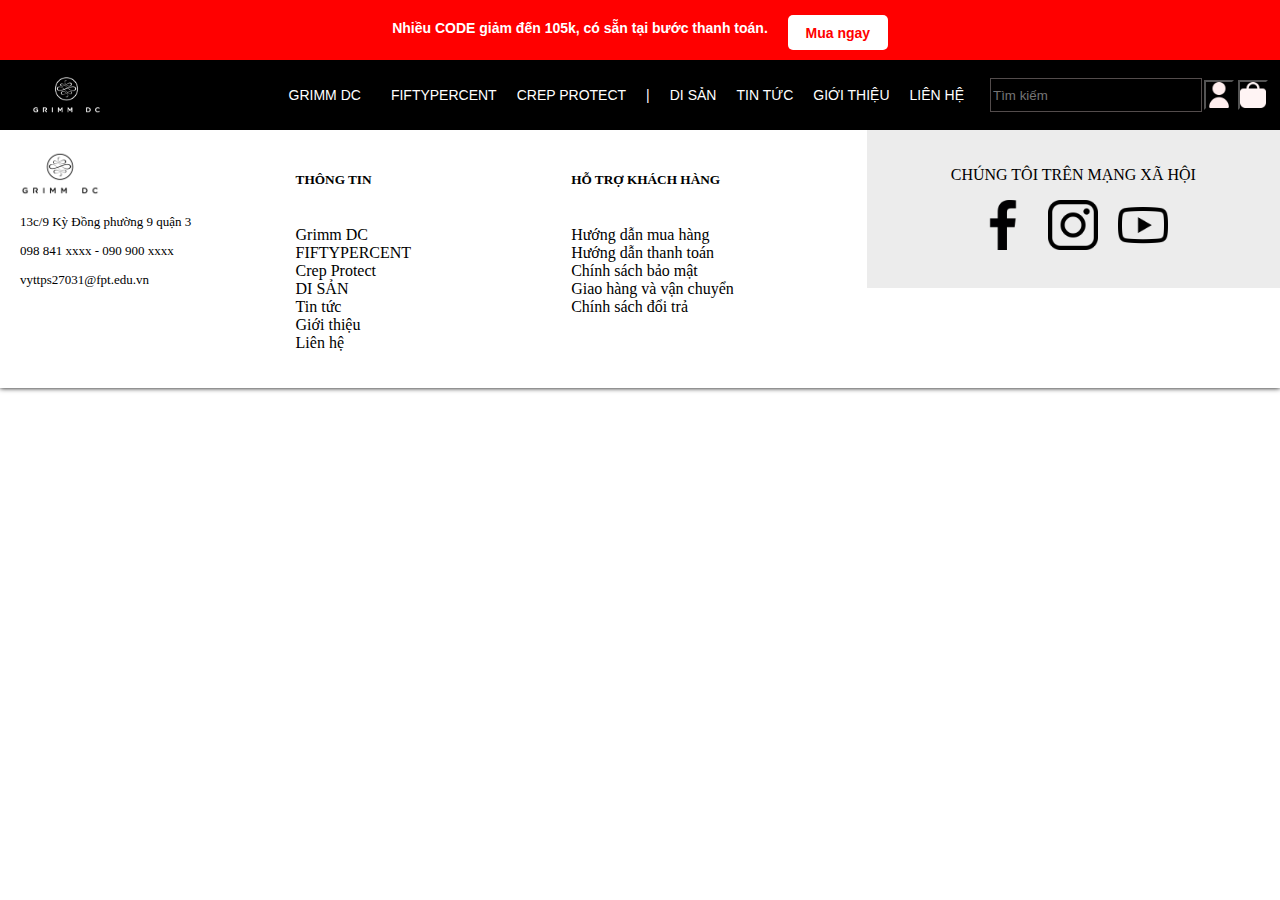
<file: Tin-tuc.html>
<!DOCTYPE html>
<html lang="en">
<head>
    <meta charset="UTF-8">
    <meta http-equiv="X-UA-Compatible" content="IE=edge">
    <meta name="viewport" content="width=device-width, initial-scale=1.0">
    <title>Tin tức</title>
    <link rel="stylesheet" href="./css/Tin-tuc.css">
</head>
<body >

    <!-- phần header -->
    <header class="header">
        <!-- thông báo khuyến mãi -->
        <div class="thong-bao">
            <p>Nhiều CODE giảm đến 105k, có sẵn tại bước thanh toán.
                <button>Mua ngay</button>
            </p>
        </div>

        <!-- thanh Menu tùy chọn -->
        <div class="thong-bao-nen-den">
            <div class="logo-tren">
                <a href="./index.html"> 
                    <img  src="././images/logo.jpg" alt="" >
                </a> 
            </div>
            <div class="ten-nav">
                <div class="nav-1">
                    <!-- hover dropdown -->
                    <div class="drop-down">
                        <a href="./Grimm-DC.html" class="gr">GRIMM DC</a>
                        <div class="hove-r">
                            <a href="./Grimm-DC.html">Áo</a>
                            <a href="./Grimm-DC.html">Quần</a>
                        </div>
                    </div>
                    <!-- // -->
                    <a href="">FIFTYPERCENT</a>
                    <a href="./Crep-Protect.html">CREP PROTECT</a>
                    <a href=""> |</a>
                </div>
                <div class="nav-2">
                    <a href="./Di-san.html">DI SẢN</a>
                    <a href="./Tin-tuc.html">TIN TỨC</a>
                    <a href="">GIỚI THIỆU</a>
                    <a href="./Lien-he.html">LIÊN HỆ</a>
                    
                </div>
            </div>
            <div class="goc-trai">
                <input class="tim-kiem" type="text" placeholder="Tìm kiếm">
                <button class="thong-tin-kh"></button>
                <button class="gio-hang"></button>
            </div>
        </div>
    </header>

    



    <!-- phần chân -->
    <footer>
        <!-- (60%) -->
        <div class="lua-chon">
            <!-- logo dưới -->
            <div class="dia-chi">
                <div class="logo">
                    <img src="././images/logo-den.jpg" alt="">
                </div>
                <div class="address">
                    <p>13c/9 Kỳ Đồng phường 9 quận 3</p>
                    <p class="ttlh">098 841 xxxx - 090 900 xxxx</p>
                    <p class="ttlh">vyttps27031@fpt.edu.vn</p>
                </div>
            </div>
            <!-- thông tin -->
            <div class="thong-tin">
                <h5>THÔNG TIN</h5>
                <ul>
                    <li>
                        <a href="./Grimm-DC.html">Grimm DC</a> 
                    </li>
                    <li>
                        <a href="#2">FIFTYPERCENT</a> 
                    </li>
                    <li>
                        <a href="./Crep-Protect.html"> Crep Protect</a>
                    </li>
                    <li>
                        <a href="./Di-san.html"> DI SẢN</a>  
                    </li>
                    <li>
                       <a href="./Tin-tuc.html">Tin tức</a> 
                    </li>
                    <li>
                       <a href="#4">Giới thiệu</a>
                    </li>
                    <li>
                        <a href="./Lien-he.html">Liên hệ</a> 
                    </li>
                </ul>
            </div>
            <!-- hỗ trợ khách hàng -->
            <div class="ho-tro-khach-hang">
                <h5>HỖ TRỢ KHÁCH HÀNG</h5>
                <ul>
                    <li>
                        <a href="#1">Hướng dẫn mua hàng</a> 
                    </li>
                    <li>
                        <a href="#2">Hướng dẫn thanh toán</a> 
                    </li>
                    <li>
                        <a href="#3">Chính sách bảo mật</a>
                    </li>
                    <li>
                        <a href="#4">Giao hàng và vận chuyển</a>  
                    </li>
                    <li>
                       <a href="#5">Chính sách đổi trả</a> 
                    </li>
                </ul>
            </div>
        </div>
        <!-- (30%) -->
        <div class="mxh">
            <p>CHÚNG TÔI TRÊN MẠNG XÃ HỘI</p>
            <div class="icon-mxh">
                <a href="https://www.facebook.com/">
                    <img class="fb" src="././images/facebook-app-symbol.png" alt="">
                </a>
                <a href="https://www.instagram.com/">
                    <img class="ins" src="././images/instagram.png" alt="">
                </a>
                <a href="https://www.youtube.com/">
                    <img class="ytb" src="././images/youtube.png" alt="">
                </a>
            </div>
        </div>
    </footer>

</body>
</html>
</file>
<file: css/Trang-chu.css>
/* toàn bộ trang */
body{
    margin: 0px;
    width: 100%;
    /* display: flex;
    flex-direction: column;
    flex-wrap: nowrap; */
}

/* phần header */
.header{
    display: flex; 
    flex-wrap:nowrap ;
    flex-direction: column;
    align-items: center;
    justify-content: space-between; 
    
}

/* thông báo khuyến mãi */
.thong-bao{
    display:inline-flex;
    height:60px;
    width: 100%; 
    flex-direction: column;
    justify-content: space-between;
    align-items: center;
    background-color: red;
    flex-wrap: nowrap;
}
.thong-bao p{
    width: 530px;
    color: white;
    font-size: 14px;
    font-family: Arial;
    font-weight: bold;
    margin-top: 20px;
    font-weight: bold;
    display: flex;
    justify-content:center ;
    
}
.thong-bao button{
    border: 1px solid transparent;
    border-radius: 5px;
    background-color: white;
    color: red;
    font-family:sans-serif;
    font-size: 14px;
    font-weight: bold;
    padding:auto;
    width: 100px;
    margin-left: 20px;
    margin-top: -5px;
    height: 35px;
}

/* thành menu tùy chọn */
.header>.thong-bao-nen-den{
    width: 100%; 
    height: 70px;
    background-color: black;
    display: flex;
    align-items: center;
    justify-content: space-between;
    flex-wrap: nowrap;
}
.logo-tren{
    padding-right: 150px;
    height: 100%;
}
.logo-tren>a>img{
    height: 85%;
    margin-top: 5px;
    margin-left: 20px;
   
}

.ten-nav{
    margin: auto;
    display: flex;
    flex: 3;
    justify-content: center;
    cursor: pointer;
}

.nav-1 a:hover, .nav-2 a:hover{
    color: white;
    text-decoration:underline;
}
.nav-1, .nav-2{
    display: flex;
    align-items: center;
}
.nav-1 a,.nav-2 a, .nav-1 .drop-down{
    margin: 0px 10px;
    width: auto;
    color: white;
    font-size: 14px;
    font-family: Arial;
    font-weight: lighter;
    text-decoration: none;

}
.goc-trai{
    margin: auto 10px;
    width:auto;
    display: flex;
    align-items: center;
    justify-content: center ;
}
.goc-trai .tim-kiem{
    height: 30px;
    flex: 1;
    background-color: black;
    color: white;
    border: 1px solid rgb(83, 76, 76);
}

.goc-trai>button{
    width: 30px;
    height: 28px;
    margin: auto 5px;
    border: none;
}
button{
    cursor: pointer;
}

.hove-r{
    display: none;
    position: absolute;
    background-color: #ffffffd3;
    min-width: 160px;
    box-shadow: 0px 8px 16px 0px rgba(0,0,0,0.2);
    z-index: 1;
    font-size: 15px;
}
.hove-r a {
    color: black;
    padding: 12px 16px;
    text-decoration: none;
    font-weight: inherit;
    display: block;
    font-size: 14px;
}
.hove-r a:hover {
    color: red;
    font-weight: bold;
    font-size: 15px;
    /* text-decoration: wav; */
}

.drop-down:hover .hove-r {
    display: block;
}


.thong-tin-kh{
    background-color: rgba(0, 0, 0, 0);
    background-image: url(../images/user.png);
    background-size: contain;
    background-repeat: no-repeat;
}
.gio-hang{
   background-color: rgba(255, 255, 255, 0);
    background-image: url(../images/shopping-bag.png);
    background-size: contain;
    background-repeat: no-repeat;
}
.poster{
    width: 100%;
}
.poster img{
    width: 100%;
}

/* gioi thieu */
.gioi-thieu{
    margin-top: 50px;
    width: 100%;
}
.gioi-thieu img{
    width: 100%;
}
.gioi-thieu a{
    text-decoration: none;
}
.van-ban h2:hover{
    text-decoration: underline;
    cursor: pointer;
    
}
.van-ban h2{
    text-align: center;
    
}
.van-ban{
    width: 40%;
    height: max-content;
    border: 1px solid black;
    border-radius: 10px;
    background-color: rgba(0, 0, 0, 0.264);
    position: absolute;
    margin-top: -270px;
    margin-left: 20px;
}
.van-ban p, .van-ban h2{
    color: white;
    text-decoration: none;
    margin: 20px 5%;
    font-weight: lighter;
}

/* nội dung */



/* tìm cửa hàng */
.tim-cua-hang{
    width: 100%;
    background-image: url(../images/img_background.jpg);
    background-size: cover;
    background-repeat: no-repeat;
    height: 300px;
    display: flex;
    /* align-items: center ; */
    justify-content: center;
}
.tim-cua-hang img{
    width: 100%;
}
.he-thong-cua-hang{
    display: flex;
    flex-direction: column;
    justify-content: center;
    align-items: center;
    
}
.he-thong-cua-hang p{
    /* font-style: ; */
    font-size: 28px;
    letter-spacing: 4px;
    color: white;
}
.he-thong-cua-hang button{
    color: white;
    background-color: rgba(0, 0, 0, 0);
    border: 1px solid white;
    border-radius: 2px;
    padding:10px 10px;
    justify-content: center;
    align-items: center;
    font-size: 14px;

}
.he-thong-cua-hang button:hover{
    background-color: black;
    text-decoration: underline;
}


/* phần chân */
footer{
    display: flex;
    flex-direction: row;
    justify-content: space-around;
    box-shadow: 0px 0px 5px  black;

}
/* (60%) */
footer .lua-chon{
    display: flex;
    flex-direction: row;
    flex: 2;
    justify-content: space-evenly;
    padding: 20px;
}
li a:hover{
    color: rgb(54, 52, 52);
    text-decoration: underline;
}
.dia-chi{
    display: flex;
    flex-direction: column;
    flex: 1;
}
/* logo duoi */
.logo img{
    width: 80px;
}
.dia-chi .address{
    font-size: 13px;
}
.address .ttlh:hover{
    cursor: pointer;
}

/* thông tin */
.thong-tin{
    display: flex;
    flex-direction: column;
    flex: 1;
}
.thong-tin ul, .ho-tro-khach-hang ul{
    padding-left: 0;
    list-style: none outside;
}

.thong-tin a{
    margin: 5px 0;
}
/* hỗ trợ khách hàng */
.ho-tro-khach-hang{
    display: flex;
    flex-direction: column;
    flex: 1;
}

/* (30%) */
.mxh{
    display: flex;
    flex-direction: column;
    flex: 1;
    background-color: #ececec;
    padding-top: 20px;
    margin-bottom: 100px;
    justify-content: start;
    align-items: center;
}

.mxh>.icon-mxh{
    display:flex ;
}

.fb, .ins, .ytb{
    width: 50px;
    margin: 0 10px 0 10px;
}
li a{
    text-decoration: none;
    color: black;
    margin-bottom: 10px;
}
</file>
<file: css/Crep-protect.css>
/* toàn bộ trang */
body{
    margin: 0px;
    width: 100%;
    /* display: flex;
    flex-direction: column;
    flex-wrap: nowrap; */
}

/* phần header */
.header{
    display: flex; 
    flex-direction: column;
    align-items: center;
    justify-content: space-between; 
    /* width: 100%; */
}

/* thông báo khuyến mãi */
.thong-bao{
    display:inline-flex;
    height:60px;
    width: 100%; 
    flex-direction: column;
    justify-content: space-between;
    align-items: center;
    background-color: red;
    flex-wrap: nowrap;
}
.thong-bao p{
    width: 530px;
    color: white;
    font-size: 14px;
    font-family: Arial;
    font-weight: bold;
    margin-top: 20px;
    font-weight: bold;
    display: flex;
    justify-content:center ;
    
}
.thong-bao button{
    border: 1px solid transparent;
    border-radius: 5px;
    background-color: white;
    color: red;
    font-family:sans-serif;
    font-size: 14px;
    font-weight: bold;
    padding:auto;
    width: 100px;
    margin-left: 20px;
    margin-top: -5px;
    height: 35px;
}

/* thành menu tùy chọn */
.header>.thong-bao-nen-den{
    width: 100%; 
    height: 70px;
    background-color: black;
    display: inline-flex;
    align-items: center;
    justify-content: space-between;
    flex-wrap: nowrap;
}
.logo-tren{
    padding-right: 150px;
    height: 100%;
}
.logo-tren>a>img{
    height: 85%;
    margin-top: 5px;
    margin-left: 20px;
    cursor: pointer;
}

.ten-nav{
    margin: auto;
    display: flex;
    flex: 3;
    justify-content: center;
    cursor: pointer;
}

.nav-1 a:hover, .nav-2 a:hover{
    color: white;
    text-decoration:underline;
}
.nav-1, .nav-2{
    display: flex;
    align-items: center;
}
.nav-1 a,.nav-2 a, .nav-1 .drop-down{
    margin: 0px 10px;
    width: auto;
    color: white;
    font-size: 14px;
    font-family: Arial;
    font-weight: lighter;
    text-decoration: none;
}

/* hover */
.hove-r{
    display: none;
    position: absolute;
    background-color: #ffffffd3;
    min-width: 160px;
    box-shadow: 0px 8px 16px 0px rgba(0,0,0,0.2);
    z-index: 1;
    font-size: 15px;
}
.hove-r a {
    color: black;
    padding: 12px 16px;
    text-decoration: none;
    font-weight: inherit;
    display: block;
    font-size: 14px;
}
.hove-r a:hover {
    color: red;
    font-weight: bold;
    font-size: 15px;
    /* text-decoration: wav; */
}

.drop-down:hover .hove-r {
    display: block;
}


.goc-trai{
    margin: auto 10px;
    width:280px;
    display: flex;
    align-items: center;
    justify-content: center ;

    
}
.goc-trai .tim-kiem{
    height: 30px;
    flex: 1;
    background-color: black;
    color: white;
    border: 1px solid rgb(83, 76, 76);
}

.goc-trai>button{
    width: 30px;
    height: 30px;
    margin: auto 2px;
}
button{
    cursor: pointer;
}
.thong-tin-kh{
    background-color: rgba(0, 0, 0, 0);
    background-image: url(../images/user.png);
    background-size: contain;
    background-repeat: no-repeat;
}
.gio-hang{
   background-color: rgba(255, 255, 255, 0);
    background-image: url(../images/shopping-bag.png);
    background-size: contain;
    background-repeat: no-repeat;
}

/* nội dung chính */
article{
    margin: 0px;
}
article>div{
    display: flex;
    flex-direction: column;
    align-items: center;
}
.san-pham{
    padding-top: 50px ;
    padding-bottom: 10px;
    font-size: 30px;
    font-weight: bold;
}

.all-sp{
    display: flex;
    flex-direction: row;
    justify-content: space-around;
}
.sp{
    width: 20%;
}
.sp p, .sp a{
    color: black;
    text-align: center;
    text-decoration: none;
    font-weight: lighter;
}
.sp p{
    height: 50px;
}
.sp img{
    width: 100%;
}
.all-sp .sp{
    width: 24%;
}

/* phần chân */
footer{
    display: flex;
    flex-direction: row;
    justify-content: space-around;
    box-shadow: 0px 0px 5px  black;

}
/* (60%) */
footer .lua-chon{
    display: flex;
    flex-direction: row;
    flex: 2;
    justify-content: space-evenly;
    padding: 20px;
}
li a:hover{
    color: rgb(54, 52, 52);
    text-decoration: underline;
}
.dia-chi{
    display: flex;
    flex-direction: column;
    flex: 1;
}
/* logo duoi */
.logo img{
    width: 80px;
}
.dia-chi .address{
    font-size: 13px;
}
.address .ttlh:hover{
    cursor: pointer;
}

/* thông tin */
.thong-tin{
    display: flex;
    flex-direction: column;
    flex: 1;
}
.thong-tin ul, .ho-tro-khach-hang ul{
    padding-left: 0;
    list-style: none outside;
}

.thong-tin a{
    margin: 5px 0;
}
/* hỗ trợ khách hàng */
.ho-tro-khach-hang{
    display: flex;
    flex-direction: column;
    flex: 1;
}


/* (30%) */
.mxh{
    display: flex;
    flex-direction: column;
    flex: 1;
    background-color: #ececec;
    padding-top: 20px;
    margin-bottom: 100px;
    justify-content: start;
    align-items: center;
}

.mxh>.icon-mxh{
    display:flex ;
}

.fb, .ins, .ytb{
    width: 50px;
    margin: 0 10px 0 10px;
}
li a{
    text-decoration: none;
    color: black;
    margin-bottom: 10px;
}
</file>
<file: css/Di-san.css>
/* toàn bộ trang */
body{
    margin: 0px;
    width: 100%;
    /* display: flex;
    flex-direction: column;
    flex-wrap: nowrap; */
}

/* phần header */
.header{
    display: flex; 
    flex-direction: column;
    align-items: center;
    justify-content: space-between; 
    /* width: 100%; */
}

/* thông báo khuyến mãi */
.thong-bao{
    display:inline-flex;
    height:60px;
    width: 100%; 
    flex-direction: column;
    justify-content: space-between;
    align-items: center;
    background-color: red;
    flex-wrap: nowrap;
}
.thong-bao p{
    width: 530px;
    color: white;
    font-size: 14px;
    font-family: Arial;
    font-weight: bold;
    margin-top: 20px;
    font-weight: bold;
    display: flex;
    justify-content:center ;
    
}
.thong-bao button{
    border: 1px solid transparent;
    border-radius: 5px;
    background-color: white;
    color: red;
    font-family:sans-serif;
    font-size: 14px;
    font-weight: bold;
    padding:auto;
    width: 100px;
    margin-left: 20px;
    margin-top: -5px;
    height: 35px;
}

/* thành menu tùy chọn */
.header>.thong-bao-nen-den{
    width: 100%; 
    height: 70px;
    background-color: black;
    display: inline-flex;
    align-items: center;
    justify-content: space-between;
    flex-wrap: nowrap;
}
.logo-tren{
    padding-right: 150px;
    height: 100%;
}
.logo-tren>a>img{
    height: 85%;
    margin-top: 5px;
    margin-left: 20px;
    cursor: pointer;
}

.ten-nav{
    margin: auto;
    display: flex;
    flex: 3;
    justify-content: center;
    cursor: pointer;
}

.nav-1 a:hover, .nav-2 a:hover{
    color: white;
    text-decoration:underline;
}
.nav-1, .nav-2{
    display: flex;
    align-items: center;
}
.nav-1 a,.nav-2 a, .nav-1 .drop-down{
    margin: 0px 10px;
    width: auto;
    color: white;
    font-size: 14px;
    font-family: Arial;
    font-weight: lighter;
    text-decoration: none;
}

/* hover */
.hove-r{
    display: none;
    position: absolute;
    background-color: #ffffffd3;
    min-width: 160px;
    box-shadow: 0px 8px 16px 0px rgba(0,0,0,0.2);
    z-index: 1;
    font-size: 15px;
}
.hove-r a {
    color: black;
    padding: 12px 16px;
    text-decoration: none;
    font-weight: inherit;
    display: block;
    font-size: 14px;
}
.hove-r a:hover {
    color: red;
    font-weight: bold;
    font-size: 15px;
    /* text-decoration: wav; */
}

.drop-down:hover .hove-r {
    display: block;
}
.goc-trai{
    margin: auto 10px;
    width:280px;
    display: flex;
    align-items: center;
    justify-content: center ;

    
}
.goc-trai .tim-kiem{
    height: 30px;
    flex: 1;
    background-color: black;
    color: white;
    border: 1px solid rgb(83, 76, 76);
}

.goc-trai>button{
    width: 30px;
    height: 30px;
    margin: auto 2px;
}
button{
    cursor: pointer;
}
.thong-tin-kh{
    background-color: rgba(0, 0, 0, 0);
    background-image: url(../images/user.png);
    background-size: contain;
    background-repeat: no-repeat;
}
.gio-hang{
   background-color: rgba(255, 255, 255, 0);
    background-image: url(../images/shopping-bag.png);
    background-size: contain;
    background-repeat: no-repeat;
}



/* phần chân */
footer{
    display: flex;
    flex-direction: row;
    justify-content: space-around;
    box-shadow: 0px 0px 5px  black;

}
/* (60%) */
footer .lua-chon{
    display: flex;
    flex-direction: row;
    flex: 2;
    justify-content: space-evenly;
    padding: 20px;
}
li a:hover{
    color: rgb(54, 52, 52);
    text-decoration: underline;
}
.dia-chi{
    display: flex;
    flex-direction: column;
    flex: 1;
}
/* logo duoi */
.logo img{
    width: 80px;
}
.dia-chi .address{
    font-size: 13px;
}
.address .ttlh:hover{
    cursor: pointer;
}

/* thông tin */
.thong-tin{
    display: flex;
    flex-direction: column;
    flex: 1;
}
.thong-tin ul, .ho-tro-khach-hang ul{
    padding-left: 0;
    list-style: none outside;
}

.thong-tin a{
    margin: 5px 0;
}
/* hỗ trợ khách hàng */
.ho-tro-khach-hang{
    display: flex;
    flex-direction: column;
    flex: 1;
}

/* (30%) */
.mxh{
    display: flex;
    flex-direction: column;
    flex: 1;
    background-color: #ececec;
    padding-top: 20px;
    margin-bottom: 100px;
    justify-content: start;
    align-items: center;
}

.mxh>.icon-mxh{
    display:flex ;
}

.fb, .ins, .ytb{
    width: 50px;
    margin: 0 10px 0 10px;
}
li a{
    text-decoration: none;
    color: black;
    margin-bottom: 10px;
}
</file>
<file: css/Grimm-DC.css>
/* toàn bộ trang */
body{
    margin: 0px;
    width: 100%;
    /* display: flex;
    flex-direction: column;
    flex-wrap: nowrap; */
}

/* phần header */
.header{
    display: flex; 
    flex-direction: column;
    align-items: center;
    justify-content: space-between; 
    /* width: 100%; */
}

/* thông báo khuyến mãi */
.thong-bao{
    display:inline-flex;
    height:60px;
    width: 100%; 
    flex-direction: column;
    justify-content: space-between;
    align-items: center;
    background-color: red;
    flex-wrap: nowrap;
}
.thong-bao p{
    width: 530px;
    color: white;
    font-size: 14px;
    font-family: Arial;
    font-weight: bold;
    margin-top: 20px;
    font-weight: bold;
    display: flex;
    justify-content:center ;
    
}
.thong-bao button{
    border: 1px solid transparent;
    border-radius: 5px;
    background-color: white;
    color: red;
    font-family:sans-serif;
    font-size: 14px;
    font-weight: bold;
    padding:auto;
    width: 100px;
    margin-left: 20px;
    margin-top: -5px;
    height: 35px;
}

/* thành menu tùy chọn */
.header>.thong-bao-nen-den{
    width: 100%; 
    height: 70px;
    background-color: black;
    display: inline-flex;
    align-items: center;
    justify-content: space-between;
    flex-wrap: nowrap;
}
.logo-tren{
    padding-right: 150px;
    height: 100%;
}
.logo-tren>a>img{
    height: 85%;
    margin-top: 5px;
    margin-left: 20px;
    cursor: pointer;
}

.ten-nav{
    margin: auto;
    display: flex;
    flex: 3;
    justify-content: center;
    cursor: pointer;
}

.nav-1 a:hover, .nav-2 a:hover{
    color: white;
    text-decoration:underline;
}
.nav-1, .nav-2{
    display: flex;
    align-items: center;
}
.nav-1 a,.nav-2 a, .nav-1 .drop-down{
    margin: 0px 10px;
    width: auto;
    color: white;
    font-size: 14px;
    font-family: Arial;
    font-weight: lighter;
    text-decoration: none;
}

/* hover */
.hove-r{
    display: none;
    position: absolute;
    background-color: #ffffffd3;
    min-width: 160px;
    box-shadow: 0px 8px 16px 0px rgba(0,0,0,0.2);
    z-index: 1;
    font-size: 15px;
}
.hove-r a {
    color: black;
    padding: 12px 16px;
    text-decoration: none;
    font-weight: inherit;
    display: block;
    font-size: 14px;
}
.hove-r a:hover {
    color: red;
    font-weight: bold;
    font-size: 15px;
    /* text-decoration: wav; */
}

.drop-down:hover .hove-r {
    display: block;
}


.goc-trai{
    margin: auto 10px;
    width:280px;
    display: flex;
    align-items: center;
    justify-content: center ;

    
}
.goc-trai .tim-kiem{
    height: 30px;
    flex: 1;
    background-color: black;
    color: white;
    border: 1px solid rgb(83, 76, 76);
}

.goc-trai>button{
    width: 30px;
    height: 30px;
    margin: auto 2px;
}
button{
    cursor: pointer;
}
.thong-tin-kh{
    background-color: rgba(0, 0, 0, 0);
    background-image: url(../images/user.png);
    background-size: contain;
    background-repeat: no-repeat;
}
.gio-hang{
   background-color: rgba(255, 255, 255, 0);
    background-image: url(../images/shopping-bag.png);
    background-size: contain;
    background-repeat: no-repeat;
}

/* nội dung chính */
article{
    margin: 0px;
}
article>div{
    display: flex;
    flex-direction: column;
    align-items: center;
}
.san-pham{
    padding-top: 50px ;
    padding-bottom: 10px;
    font-size: 30px;
    font-weight: bold;
}

.all-sp{
    display: flex;
    flex-direction: row;
    justify-content: space-around;
}
.sp{
    width: 20%;
}
.sp p, .sp a{
    color: black;
    text-align: center;
    text-decoration: none;
    font-weight: lighter;
}
.sp p{
    height: 50px;
}
.sp img{
    width: 100%;
}
.all-sp .sp{
    width: 24%;
}

/* phần chân */
footer{
    display: flex;
    flex-direction: row;
    justify-content: space-around;
    box-shadow: 0px 0px 5px  black;

}
/* (60%) */
footer .lua-chon{
    display: flex;
    flex-direction: row;
    flex: 2;
    justify-content: space-evenly;
    padding: 20px;
}
li a:hover{
    color: rgb(54, 52, 52);
    text-decoration: underline;
}
.dia-chi{
    display: flex;
    flex-direction: column;
    flex: 1;
}
/* logo duoi */
.logo img{
    width: 80px;
}
.dia-chi .address{
    font-size: 13px;
}
.address .ttlh:hover{
    cursor: pointer;
}

/* thông tin */
.thong-tin{
    display: flex;
    flex-direction: column;
    flex: 1;
}
.thong-tin ul, .ho-tro-khach-hang ul{
    padding-left: 0;
    list-style: none outside;
}

.thong-tin a{
    margin: 5px 0;
}
/* hỗ trợ khách hàng */
.ho-tro-khach-hang{
    display: flex;
    flex-direction: column;
    flex: 1;
}

/* (30%) */
.mxh{
    display: flex;
    flex-direction: column;
    flex: 1;
    background-color: #ececec;
    padding-top: 20px;
    margin-bottom: 100px;
    justify-content: start;
    align-items: center;
}

.mxh>.icon-mxh{
    display:flex ;
}

.fb, .ins, .ytb{
    width: 50px;
    margin: 0 10px 0 10px;
}
li a{
    text-decoration: none;
    color: black;
    margin-bottom: 10px;
}
</file>
<file: css/Lien-he.css>
/* toàn bộ trang */
body{
    margin: 0px;
    width: 100%;
    /* display: flex;
    flex-direction: column;
    flex-wrap: nowrap; */
}

/* phần header */
.header{
    display: flex; 
    flex-direction: column;
    align-items: center;
    justify-content: space-between; 
    /* width: 100%; */
}

/* thông báo khuyến mãi */
.thong-bao{
    display:inline-flex;
    height:60px;
    width: 100%; 
    flex-direction: column;
    justify-content: space-between;
    align-items: center;
    background-color: red;
    flex-wrap: nowrap;
}
.thong-bao p{
    width: 530px;
    color: white;
    font-size: 14px;
    font-family: Arial;
    font-weight: bold;
    margin-top: 20px;
    font-weight: bold;
    display: flex;
    justify-content:center ;
    
}
.thong-bao button{
    border: 1px solid transparent;
    border-radius: 5px;
    background-color: white;
    color: red;
    font-family:sans-serif;
    font-size: 14px;
    font-weight: bold;
    padding:auto;
    width: 100px;
    margin-left: 20px;
    margin-top: -5px;
    height: 35px;
}

/* thành menu tùy chọn */
.header>.thong-bao-nen-den{
    width: 100%; 
    height: 70px;
    background-color: black;
    display: inline-flex;
    align-items: center;
    justify-content: space-between;
    flex-wrap: nowrap;
}
.logo-tren{
    padding-right: 150px;
    height: 100%;
}
.logo-tren>a>img{
    height: 85%;
    margin-top: 5px;
    margin-left: 20px;
    cursor: pointer;
}

.ten-nav{
    margin: auto;
    display: flex;
    flex: 3;
    justify-content: center;
    cursor: pointer;
}

.nav-1 a:hover, .nav-2 a:hover{
    color: white;
    text-decoration:underline;
}
.nav-1, .nav-2{
    display: flex;
    align-items: center;
}
.nav-1 a,.nav-2 a, .nav-1 .drop-down{
    margin: 0px 10px;
    width: auto;
    color: white;
    font-size: 14px;
    font-family: Arial;
    font-weight: lighter;
    text-decoration: none;
}

/* hover */
.hove-r{
    display: none;
    position: absolute;
    background-color: #ffffffd3;
    min-width: 160px;
    box-shadow: 0px 8px 16px 0px rgba(0,0,0,0.2);
    z-index: 1;
    font-size: 15px;
}
.hove-r a {
    color: black;
    padding: 12px 16px;
    text-decoration: none;
    font-weight: inherit;
    display: block;
    font-size: 14px;
}
.hove-r a:hover {
    color: red;
    font-weight: bold;
    font-size: 15px;
    /* text-decoration: wav; */
}

.drop-down:hover .hove-r {
    display: block;
}
.goc-trai{
    margin: auto 10px;
    width:280px;
    display: flex;
    align-items: center;
    justify-content: center ;

    
}
.goc-trai .tim-kiem{
    height: 30px;
    flex: 1;
    background-color: black;
    color: white;
    border: 1px solid rgb(83, 76, 76);
}

.goc-trai>button{
    width: 30px;
    height: 30px;

    margin: auto 2px;
}
button{
    cursor: pointer;
}
.thong-tin-kh{
    background-color: rgba(0, 0, 0, 0);
    background-image: url(../images/user.png);
    background-size: contain;
    background-repeat: no-repeat;
}
.gio-hang{
   background-color: rgba(255, 255, 255, 0);
    background-image: url(../images/shopping-bag.png);
    background-size: contain;
    background-repeat: no-repeat;
}

/* nội dung chính */
iframe{
    margin: 20px;
  
}
.form{
    margin: 30px 50px;
    display: flex;
    flex-direction: row;
    justify-content: space-around;
}
.form-g{
    display: flex;
    flex-direction: column;
    align-items: flex-end;
    margin-top: 20px;
}
.form-g #lien-he{
    height: 100px;
}
.form-g input{
    width: 400px;
}
.form-group .submit{
    height: max-content;
    width: max-content;
    margin-top: 30px;
    border-radius: 5px;
}

/* phần chân */
footer{
    display: flex;
    flex-direction: row;
    justify-content: space-around;
    box-shadow: 0px 0px 5px  black;
}
/* (60%) */
footer .lua-chon{
    display: flex;
    flex-direction: row;
    flex: 2;
    justify-content: space-evenly;
    padding: 20px;
}
.dia-chi{
    display: flex;
    flex-direction: column;
    flex: 1;
}
/* logo duoi */
.logo img{
    width: 80px;
}
.dia-chi .address{
    font-size: 13px;
}
.address .ttlh:hover{
    cursor: pointer;
}

/* thông tin */
.thong-tin{
    display: flex;
    flex-direction: column;
    flex: 1;
}
.thong-tin ul, .ho-tro-khach-hang ul{
    padding-left: 0;
    list-style: none outside;
}

.thong-tin a{
    margin: 5px 0;
}
/* hỗ trợ khách hàng */
.ho-tro-khach-hang{
    display: flex;
    flex-direction: column;
    flex: 1;
}

/* (30%) */
.mxh{
    display: flex;
    flex-direction: column;
    flex: 1;
    background-color: #ececec;
    padding-top: 20px;
    margin-bottom: 100px;
    justify-content: start;
    align-items: center;
}

.mxh>.icon-mxh{
    display:flex ;
}

.fb, .ins, .ytb{
    width: 50px;
    margin: 0 10px 0 10px;
}
li a{
    text-decoration: none;
    color: black;
    margin-bottom: 10px;
}
</file>
<file: css/Thong-tin-crp.css>
/* toàn bộ trang */
body{
    margin: 0px;
    width: 100%;
    /* display: flex;
    flex-direction: column;
    flex-wrap: nowrap; */
}

/* phần header */
.header{
    display: flex; 
    flex-direction: column;
    align-items: center;
    justify-content: space-between; 
    /* width: 100%; */
}

/* thông báo khuyến mãi */
.thong-bao{
    display:inline-flex;
    height:60px;
    width: 100%; 
    flex-direction: column;
    justify-content: space-between;
    align-items: center;
    background-color: red;
    flex-wrap: nowrap;
}
.thong-bao p{
    width: 530px;
    color: white;
    font-size: 14px;
    font-family: Arial;
    font-weight: bold;
    margin-top: 20px;
    font-weight: bold;
    display: flex;
    justify-content:center ;
    
}
.thong-bao button{
    border: 1px solid transparent;
    border-radius: 5px;
    background-color: white;
    color: red;
    font-family:sans-serif;
    font-size: 14px;
    font-weight: bold;
    padding:auto;
    width: 100px;
    margin-left: 20px;
    margin-top: -5px;
    height: 35px;
}

/* thành menu tùy chọn */
.header>.thong-bao-nen-den{
    width: 100%; 
    height: 70px;
    background-color: black;
    display: inline-flex;
    align-items: center;
    justify-content: space-between;
    flex-wrap: nowrap;
}
.logo-tren{
    padding-right: 150px;
    height: 100%;
}
.logo-tren>a>img{
    height: 85%;
    margin-top: 5px;
    margin-left: 20px;
    cursor: pointer;
}

.ten-nav{
    margin: auto;
    display: flex;
    flex: 3;
    justify-content: center;
    cursor: pointer;
}

.nav-1 a:hover, .nav-2 a:hover{
    color: white;
    text-decoration:underline;
}
.nav-1, .nav-2{
    display: flex;
    align-items: center;
}
.nav-1 a,.nav-2 a, .nav-1 .drop-down{
    margin: 0px 10px;
    width: auto;
    color: white;
    font-size: 14px;
    font-family: Arial;
    font-weight: lighter;
    text-decoration: none;
}

/* hover */
.hove-r{
    display: none;
    position: absolute;
    background-color: #ffffffd3;
    min-width: 160px;
    box-shadow: 0px 8px 16px 0px rgba(0,0,0,0.2);
    z-index: 1;
    font-size: 15px;
}
.hove-r a {
    color: black;
    padding: 12px 16px;
    text-decoration: none;
    font-weight: inherit;
    display: block;
    font-size: 14px;
}
.hove-r a:hover {
    color: red;
    font-weight: bold;
    font-size: 15px;
    /* text-decoration: wav; */
}

.drop-down:hover .hove-r {
    display: block;
}
.goc-trai{
    margin: auto 10px;
    width:280px;
    display: flex;
    align-items: center;
    justify-content: center ;
}
.goc-trai .tim-kiem{
    height: 30px;
    flex: 1;
    background-color: black;
    color: white;
    border: 1px solid rgb(83, 76, 76);
}

.goc-trai>button{
    width: 30px;
    height: 30px;
    margin: auto 2px;
}
button{
    cursor: pointer;
}
.thong-tin-kh{
    background-color: rgba(0, 0, 0, 0);
    background-image: url(../images/user.png);
    background-size: contain;
    background-repeat: no-repeat;
}
.gio-hang{
   background-color: rgba(255, 255, 255, 0);
    background-image: url(../images/shopping-bag.png);
    background-size: contain;
    background-repeat: no-repeat;
}

/* nội dung chính */
.dong-gia, h1{
    text-align: center;
}
p a:hover{
    color: red;
}
article .ttsp{
    display: flex;
    flex-direction: row;
    margin: 10px;
}
.img img{
    width: 48%;
    height: auto ;
    justify-content: space-between;
    margin: 3px;
}
.ttsp .img{
    display: flex;
    flex-direction: row;
    flex-wrap: wrap;
    flex: 2;
}
.ttsp .thong-so{
    display: flex;
    flex-direction: column;
    flex: 1;
}
.price-now{
    color: red;
    font-variant: small-caps;
}
.price del{
    color: rgb(0, 0, 0);
    font-weight: 100;
}

.thong-so p{
    margin: 5px;
    font-family: "Helvetica Neue",Helvetica,Arial,sans-serif;
    font-size: 14px;
    word-spacing: 1%;
}
.gio-hang button, .buy button{
    background-color: black;
    color: white;
    width: 80%;
    border-radius:3px ;
    height: 40px;
    margin-top: 15px;
}
.gio-hang button:hover, .buy button:hover{
    background-color: white;
    color: black;
    border:  black solid 2px;
}
/* bỏ vào giỏ hàng */
.shopping{
    font-family: "Helvetica Neue",Helvetica,Arial,sans-serif;
    font-size: 18px;
}
.so-luong{
    margin-top: 20px;
}
 

/* phần chân */
footer{
    display: flex;
    flex-direction: row;
    justify-content: space-around;
    box-shadow: 0px 0px 5px  black;

}
/* (60%) */
footer .lua-chon{
    display: flex;
    flex-direction: row;
    flex: 2;
    justify-content: space-evenly;
    padding: 20px;
}
.dia-chi{
    display: flex;
    flex-direction: column;
    flex: 1;
}
li a:hover{
    color: rgb(54, 52, 52);
    text-decoration: underline;
}
/* logo duoi */
.logo img{
    width: 80px;
}
.dia-chi .address{
    font-size: 13px;
}
.address .ttlh:hover{
    cursor: pointer;
}

/* thông tin */
.thong-tin{
    display: flex;
    flex-direction: column;
    flex: 1;
}
.thong-tin ul, .ho-tro-khach-hang ul{
    padding-left: 0;
    list-style: none outside;
}

.thong-tin a{
    margin: 5px 0;
}
/* hỗ trợ khách hàng */
.ho-tro-khach-hang{
    display: flex;
    flex-direction: column;
    flex: 1;
}

/* (30%) */
.mxh{
    display: flex;
    flex-direction: column;
    flex: 1;
    background-color: #ececec;
    padding-top: 20px;
    margin-bottom: 100px;
    justify-content: start;
    align-items: center;
}

.mxh>.icon-mxh{
    display:flex ;
}

.fb, .ins, .ytb{
    width: 50px;
    margin: 0 10px 0 10px;
}
li a{
    text-decoration: none;
    color: black;
    margin-bottom: 10px;
}
</file>
<file: css/Thong-tin-sp.css>
/* toàn bộ trang */
body{
    margin: 0px;
    width: 100%;
    /* display: flex;
    flex-direction: column;
    flex-wrap: nowrap; */
}

/* phần header */
.header{
    display: flex; 
    flex-direction: column;
    align-items: center;
    justify-content: space-between; 
    /* width: 100%; */
}

/* thông báo khuyến mãi */
.thong-bao{
    display:inline-flex;
    height:60px;
    width: 100%; 
    flex-direction: column;
    justify-content: space-between;
    align-items: center;
    background-color: red;
    flex-wrap: nowrap;
}
.thong-bao p{
    width: 530px;
    color: white;
    font-size: 14px;
    font-family: Arial;
    font-weight: bold;
    margin-top: 20px;
    font-weight: bold;
    display: flex;
    justify-content:center ;
    
}
.thong-bao button{
    border: 1px solid transparent;
    border-radius: 5px;
    background-color: white;
    color: red;
    font-family:sans-serif;
    font-size: 14px;
    font-weight: bold;
    padding:auto;
    width: 100px;
    margin-left: 20px;
    margin-top: -5px;
    height: 35px;
}

/* thành menu tùy chọn */
.header>.thong-bao-nen-den{
    width: 100%; 
    height: 70px;
    background-color: black;
    display: inline-flex;
    align-items: center;
    justify-content: space-between;
    flex-wrap: nowrap;
}
.logo-tren{
    padding-right: 150px;
    height: 100%;
}
.logo-tren>a>img{
    height: 85%;
    margin-top: 5px;
    margin-left: 20px;
    cursor: pointer;
}

.ten-nav{
    margin: auto;
    display: flex;
    flex: 3;
    justify-content: center;
    cursor: pointer;
}

.nav-1 a:hover, .nav-2 a:hover{
    color: white;
    text-decoration:underline;
}
.nav-1, .nav-2{
    display: flex;
    align-items: center;
}
.nav-1 a,.nav-2 a, .nav-1 .drop-down{
    margin: 0px 10px;
    width: auto;
    color: white;
    font-size: 14px;
    font-family: Arial;
    font-weight: lighter;
    text-decoration: none;
}

/* hover */
.hove-r{
    display: none;
    position: absolute;
    background-color: #ffffffd3;
    min-width: 160px;
    box-shadow: 0px 8px 16px 0px rgba(0,0,0,0.2);
    z-index: 1;
    font-size: 15px;
}
.hove-r a {
    color: black;
    padding: 12px 16px;
    text-decoration: none;
    font-weight: inherit;
    display: block;
    font-size: 14px;
}
.hove-r a:hover {
    color: red;
    font-weight: bold;
    font-size: 15px;
    /* text-decoration: wav; */
}

.drop-down:hover .hove-r {
    display: block;
}
.goc-trai{
    margin: auto 10px;
    width:280px;
    display: flex;
    align-items: center;
    justify-content: center ;
}
.goc-trai .tim-kiem{
    height: 30px;
    flex: 1;
    background-color: black;
    color: white;
    border: 1px solid rgb(83, 76, 76);
}

.goc-trai>button{
    width: 30px;
    height: 30px;
    margin: auto 2px;
}
button{
    cursor: pointer;
}
.thong-tin-kh{
    background-color: rgba(0, 0, 0, 0);
    background-image: url(../images/user.png);
    background-size: contain;
    background-repeat: no-repeat;
}
.gio-hang{
   background-color: rgba(255, 255, 255, 0);
    background-image: url(../images/shopping-bag.png);
    background-size: contain;
    background-repeat: no-repeat;
}

/* nội dung chính */
.dong-gia, h1{
    text-align: center;
}
p a:hover{
    color: red;
}
article .ttsp{
    display: flex;
    flex-direction: row;
    margin: 10px;
}
.img img{
    width: 48%;
    height: auto ;
    justify-content: space-between;
    margin: 1px;
}
.ttsp .img{
    display: flex;
    flex-direction: row;
    flex-wrap: wrap;
    flex: 2;
}
.ttsp .thong-so{
    display: flex;
    flex-direction: column;
    flex: 1;
}
.price-now{
    color: red;
    font-variant: small-caps;
}
.price del{
    color: rgb(0, 0, 0);
    font-weight: 100;
}

.thong-so p{
    margin: 10px;
    font-family: "Helvetica Neue",Helvetica,Arial,sans-serif;
    font-size: 14px;
    word-spacing: 1%;
}
.gio-hang button, .buy button{
    background-color: black;
    color: white;
    width: 80%;
    border-radius:3px ;
    height: 40px;
    margin-top: 15px;
}
.gio-hang button:hover, .buy button:hover{
    background-color: white;
    color: black;
    border:  black solid 2px;
}
/* bỏ vào giỏ hàng */
.shopping{
    font-family: "Helvetica Neue",Helvetica,Arial,sans-serif;
    font-size: 18px;
}
.color, .size, .so-luong{
    margin-top: 20px;
}
.color button, .size button{
    border: black solid 1px;
    width: fit-content;
    padding: 5px 10px ;
    background-color: rgba(255, 255, 255, 0);
    font-weight: 550 ;
}
.color button:hover, .size button:hover{
    background-color: black;
    color: white;
}

/* phần chân */
footer{
    display: flex;
    flex-direction: row;
    justify-content: space-around;
    box-shadow: 0px 0px 5px  black;

}
/* (60%) */
footer .lua-chon{
    display: flex;
    flex-direction: row;
    flex: 2;
    justify-content: space-evenly;
    padding: 20px;
}
.dia-chi{
    display: flex;
    flex-direction: column;
    flex: 1;
}
li a:hover{
    color: rgb(54, 52, 52);
    text-decoration: underline;
}
/* logo duoi */
.logo img{
    width: 80px;
}
.dia-chi .address{
    font-size: 13px;
}
.address .ttlh:hover{
    cursor: pointer;
}

/* thông tin */
.thong-tin{
    display: flex;
    flex-direction: column;
    flex: 1;
}
.thong-tin ul, .ho-tro-khach-hang ul{
    padding-left: 0;
    list-style: none outside;
}

.thong-tin a{
    margin: 5px 0;
}
/* hỗ trợ khách hàng */
.ho-tro-khach-hang{
    display: flex;
    flex-direction: column;
    flex: 1;
}

/* (30%) */
.mxh{
    display: flex;
    flex-direction: column;
    flex: 1;
    background-color: #ececec;
    padding-top: 20px;
    margin-bottom: 100px;
    justify-content: start;
    align-items: center;
}

.mxh>.icon-mxh{
    display:flex ;
}

.fb, .ins, .ytb{
    width: 50px;
    margin: 0 10px 0 10px;
}
li a{
    text-decoration: none;
    color: black;
    margin-bottom: 10px;
}
</file>
<file: css/Tin-tuc.css>
/* toàn bộ trang */
body{
    margin: 0px;
    width: 100%;
    /* display: flex;
    flex-direction: column;
    flex-wrap: nowrap; */
}

/* phần header */
.header{
    display: flex; 
    flex-direction: column;
    align-items: center;
    justify-content: space-between; 
    /* width: 100%; */
}

/* thông báo khuyến mãi */
.thong-bao{
    display:inline-flex;
    height:60px;
    width: 100%; 
    flex-direction: column;
    justify-content: space-between;
    align-items: center;
    background-color: red;
    flex-wrap: nowrap;
}
.thong-bao p{
    width: 530px;
    color: white;
    font-size: 14px;
    font-family: Arial;
    font-weight: bold;
    margin-top: 20px;
    font-weight: bold;
    display: flex;
    justify-content:center ;
    
}
.thong-bao button{
    border: 1px solid transparent;
    border-radius: 5px;
    background-color: white;
    color: red;
    font-family:sans-serif;
    font-size: 14px;
    font-weight: bold;
    padding:auto;
    width: 100px;
    margin-left: 20px;
    margin-top: -5px;
    height: 35px;
}

/* thành menu tùy chọn */
.header>.thong-bao-nen-den{
    width: 100%; 
    height: 70px;
    background-color: black;
    display: inline-flex;
    align-items: center;
    justify-content: space-between;
    flex-wrap: nowrap;
}
.logo-tren{
    padding-right: 150px;
    height: 100%;
}
.logo-tren>a>img{
    height: 85%;
    margin-top: 5px;
    margin-left: 20px;
    cursor: pointer;
}

.ten-nav{
    margin: auto;
    display: flex;
    flex: 3;
    justify-content: center;
    cursor: pointer;
}

.nav-1 a:hover, .nav-2 a:hover{
    color: white;
    text-decoration:underline;
}
.nav-1, .nav-2{
    display: flex;
    align-items: center;
}
.nav-1 a,.nav-2 a, .nav-1 .drop-down{
    margin: 0px 10px;
    width: auto;
    color: white;
    font-size: 14px;
    font-family: Arial;
    font-weight: lighter;
    text-decoration: none;
}

/* hover */
.hove-r{
    display: none;
    position: absolute;
    background-color: #ffffffd3;
    min-width: 160px;
    box-shadow: 0px 8px 16px 0px rgba(0,0,0,0.2);
    z-index: 1;
    font-size: 15px;
}
.hove-r a {
    color: black;
    padding: 12px 16px;
    text-decoration: none;
    font-weight: inherit;
    display: block;
    font-size: 14px;
}
.hove-r a:hover {
    color: red;
    font-weight: bold;
    font-size: 15px;
    /* text-decoration: wav; */
}

.drop-down:hover .hove-r {
    display: block;
}
.goc-trai{
    margin: auto 10px;
    width:280px;
    display: flex;
    align-items: center;
    justify-content: center ;

    
}
.goc-trai .tim-kiem{
    height: 30px;
    flex: 1;
    background-color: black;
    color: white;
    border: 1px solid rgb(83, 76, 76);
}

.goc-trai>button{
    width: 30px;
    height: 30px;
    margin: auto 2px;
}
button{
    cursor: pointer;
}
.thong-tin-kh{
    background-color: rgba(0, 0, 0, 0);
    background-image: url(../images/user.png);
    background-size: contain;
    background-repeat: no-repeat;
}
.gio-hang{
   background-color: rgba(255, 255, 255, 0);
    background-image: url(../images/shopping-bag.png);
    background-size: contain;
    background-repeat: no-repeat;
}



/* phần chân */
footer{
    display: flex;
    flex-direction: row;
    justify-content: space-around;
    box-shadow: 0px 0px 5px  black;

}
/* (60%) */
footer .lua-chon{
    display: flex;
    flex-direction: row;
    flex: 2;
    justify-content: space-evenly;
    padding: 20px;
}
li a:hover{
    color: rgb(54, 52, 52);
    text-decoration: underline;
}
.dia-chi{
    display: flex;
    flex-direction: column;
    flex: 1;
}
/* logo duoi */
.logo img{
    width: 80px;
}
.dia-chi .address{
    font-size: 13px;
}
.address .ttlh:hover{
    cursor: pointer;
}

/* thông tin */
.thong-tin{
    display: flex;
    flex-direction: column;
    flex: 1;
}
.thong-tin ul, .ho-tro-khach-hang ul{
    padding-left: 0;
    list-style: none outside;
}

.thong-tin a{
    margin: 5px 0;
}
/* hỗ trợ khách hàng */
.ho-tro-khach-hang{
    display: flex;
    flex-direction: column;
    flex: 1;
}

/* (30%) */
.mxh{
    display: flex;
    flex-direction: column;
    flex: 1;
    background-color: #ececec;
    padding-top: 20px;
    margin-bottom: 100px;
    justify-content: start;
    align-items: center;
}

.mxh>.icon-mxh{
    display:flex ;
}

.fb, .ins, .ytb{
    width: 50px;
    margin: 0 10px 0 10px;
}
li a{
    text-decoration: none;
    color: black;
    margin-bottom: 10px;
}
</file>
